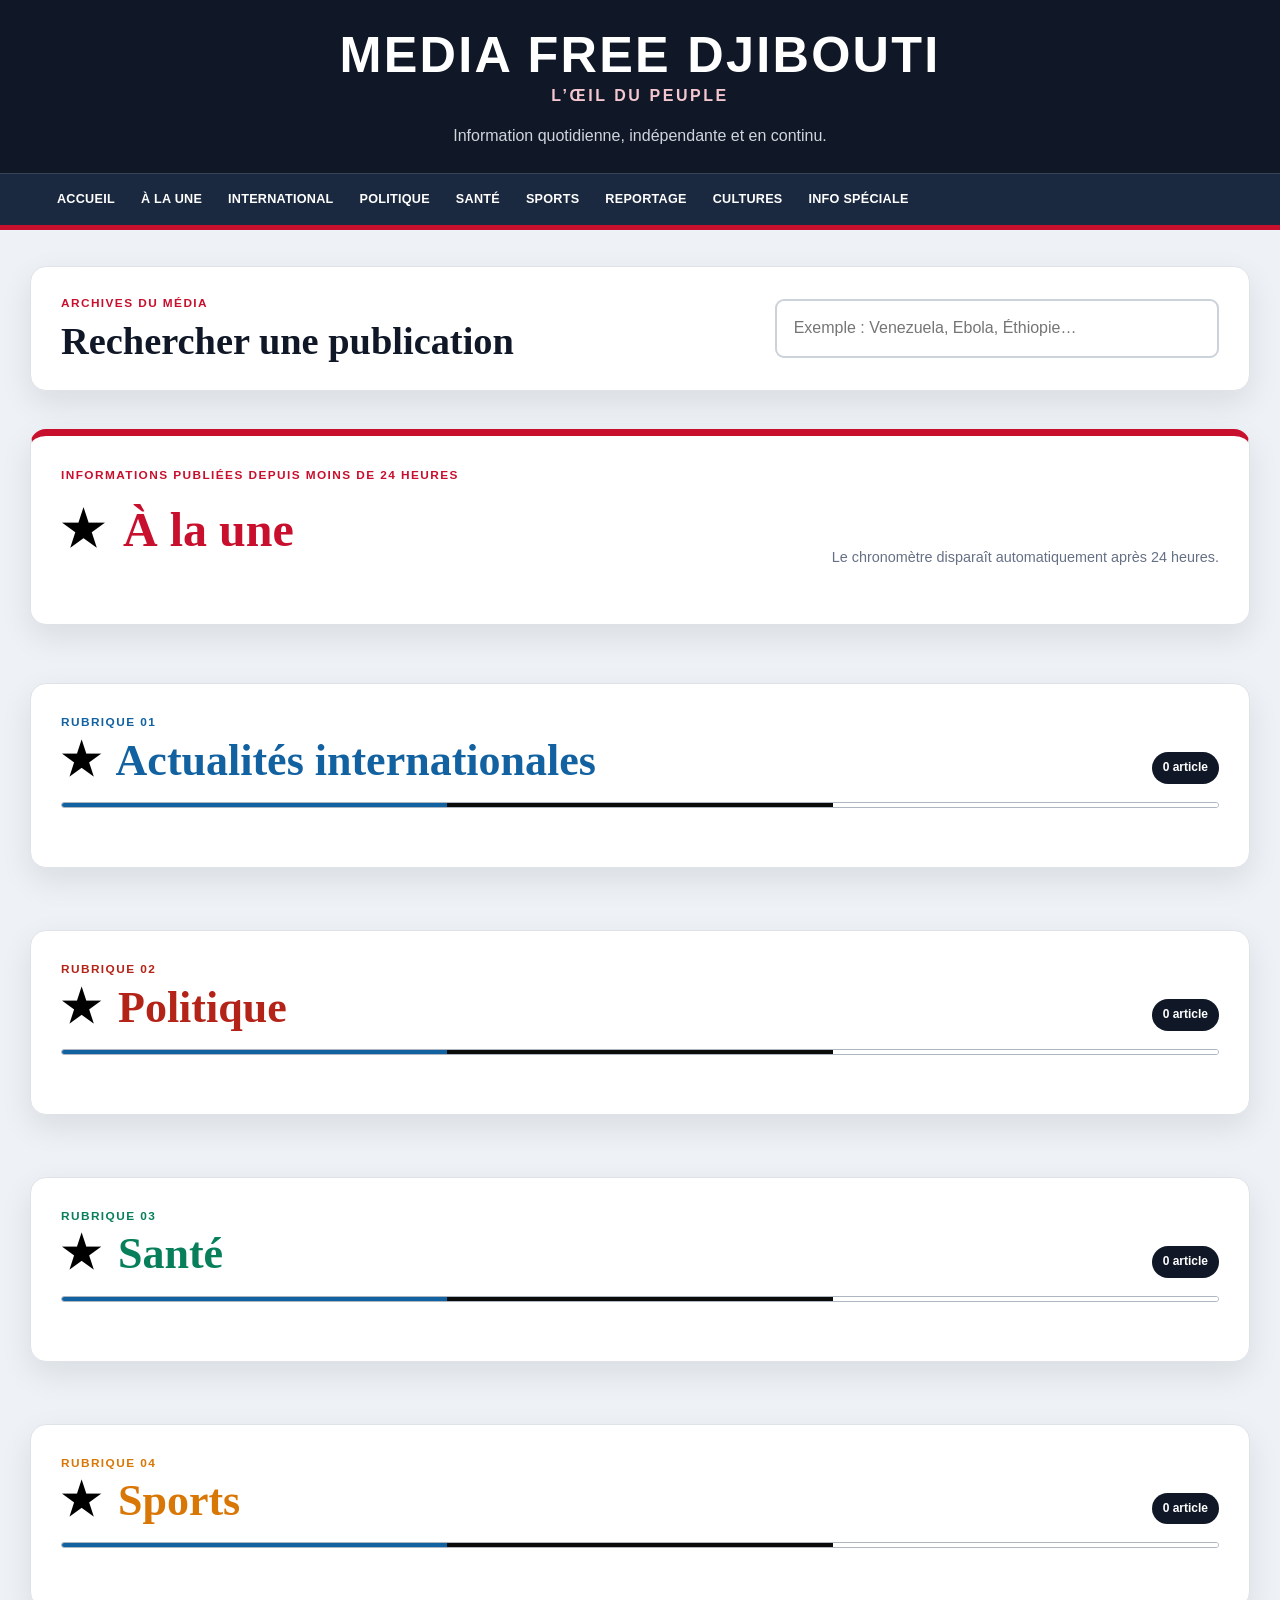
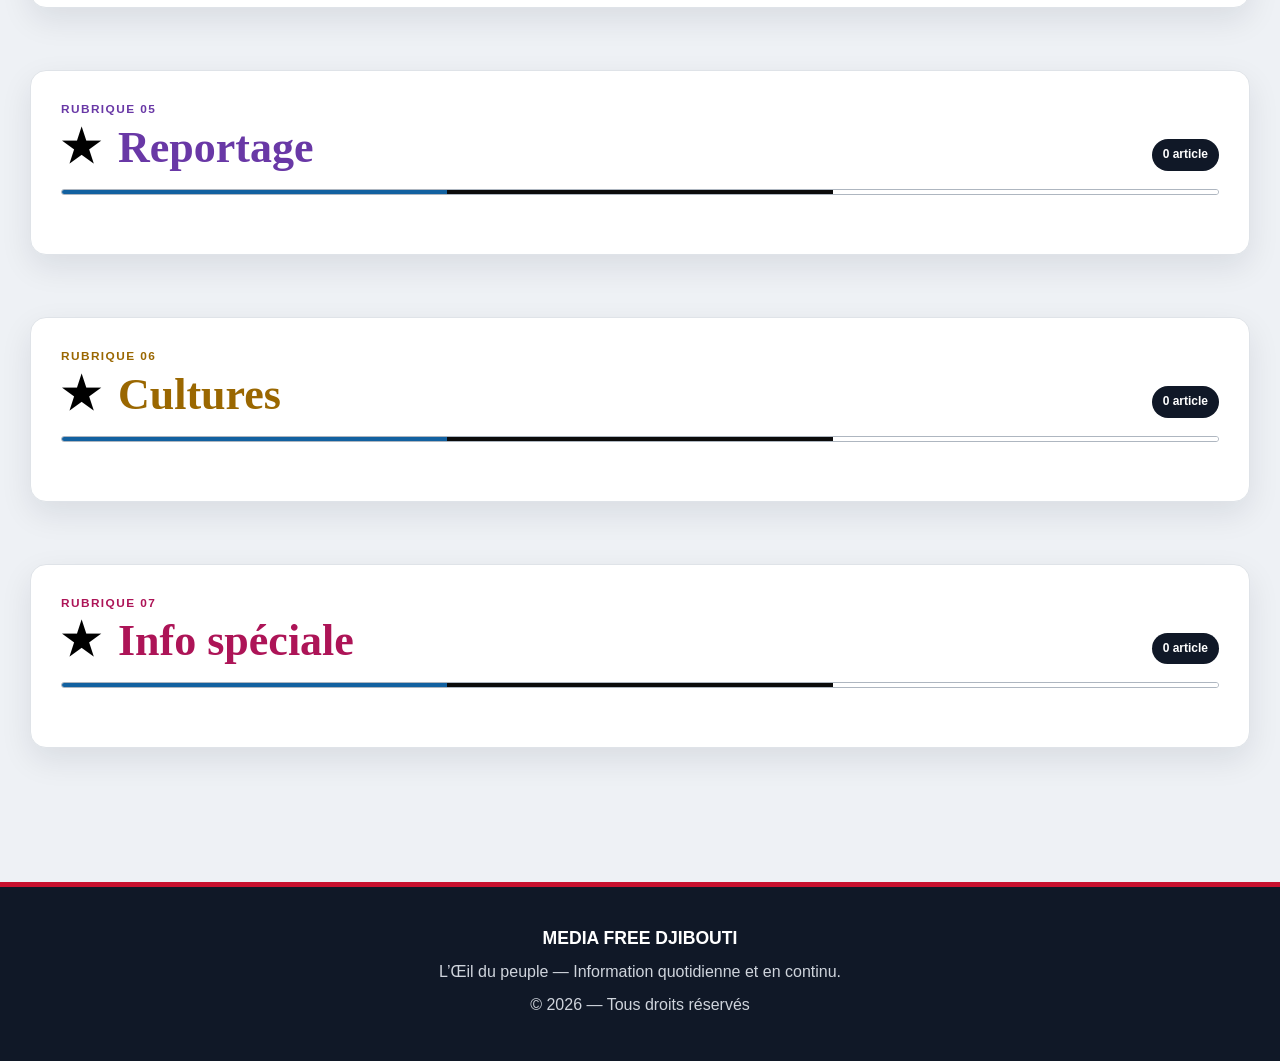
<file: index-complet.html>
<!DOCTYPE html>
<html lang="fr">
<head>
  <meta charset="UTF-8">
  <meta name="viewport" content="width=device-width, initial-scale=1.0">

  <meta
    name="description"
    content="Media Free Djibouti : actualités internationales, politique, santé, sports, reportages, cultures et informations spéciales."
  >

  <title>MEDIA FREE DJIBOUTI — L’Œil du peuple</title>
  <style>
:root {
  --navy: #101827;
  --navy-light: #1b2940;
  --red: #c8102e;
  --red-dark: #910d22;
  --blue: #1261a0;
  --paper: #ffffff;
  --background: #eef1f5;
  --text: #202939;
  --muted: #667085;
  --border: #dfe3e8;
  --shadow: 0 12px 32px rgba(16, 24, 39, 0.09);
  --max-width: 1220px;
}

* {
  box-sizing: border-box;
}

html {
  scroll-behavior: smooth;
}

body {
  margin: 0;
  background: var(--background);
  color: var(--text);
  font-family: Arial, Helvetica, sans-serif;
  line-height: 1.65;
}

a {
  color: inherit;
}

img {
  display: block;
  max-width: 100%;
}

button,
input {
  font: inherit;
}

.visually-hidden {
  position: absolute !important;
  width: 1px;
  height: 1px;
  padding: 0;
  margin: -1px;
  overflow: hidden;
  clip: rect(0, 0, 0, 0);
  white-space: nowrap;
  border: 0;
}

/* En-tête */

.site-header {
  position: relative;
  z-index: 20;
  background: var(--navy);
  color: #ffffff;
  border-bottom: 5px solid var(--red);
}

.brand-area {
  width: min(var(--max-width), calc(100% - 32px));
  margin: auto;
  padding: 30px 0 24px;
  text-align: center;
}

.brand {
  display: inline-flex;
  flex-direction: column;
  gap: 3px;
  color: #ffffff;
  text-decoration: none;
}

.brand-main {
  font-size: clamp(2rem, 5vw, 3.15rem);
  font-weight: 900;
  letter-spacing: 0.045em;
  line-height: 1;
}

.brand-tagline {
  color: #f4c6cf;
  font-size: 1rem;
  font-weight: 800;
  letter-spacing: 0.16em;
  text-transform: uppercase;
}

.site-description {
  margin: 13px 0 0;
  color: #d0d5dd;
}

.main-navigation {
  background: var(--navy-light);
  border-top: 1px solid rgba(255, 255, 255, 0.12);
}

.navigation-list {
  display: flex;
  width: min(var(--max-width), 100%);
  margin: auto;
  padding: 0 14px;
  overflow-x: auto;
  list-style: none;
  scrollbar-width: thin;
}

.navigation-list li {
  flex: 0 0 auto;
}

.navigation-list a {
  display: block;
  padding: 15px 13px;
  color: #ffffff;
  font-size: 0.79rem;
  font-weight: 800;
  letter-spacing: 0.02em;
  text-decoration: none;
  text-transform: uppercase;
  white-space: nowrap;
}

.navigation-list a:hover,
.navigation-list a:focus-visible {
  background: var(--red);
}

/* Structure principale */

main {
  width: min(var(--max-width), calc(100% - 32px));
  margin: auto;
  padding: 36px 0 72px;
}

.eyebrow,
.section-label {
  margin: 0 0 5px;
  color: var(--red);
  font-size: 0.74rem;
  font-weight: 900;
  letter-spacing: 0.12em;
  text-transform: uppercase;
}

.search-panel {
  display: grid;
  grid-template-columns: minmax(0, 1fr) minmax(280px, 0.65fr);
  gap: 30px;
  align-items: center;
  margin-bottom: 38px;
  padding: 27px 30px;
  background: var(--paper);
  border: 1px solid var(--border);
  border-radius: 16px;
  box-shadow: var(--shadow);
}

.search-panel h1 {
  margin: 0;
  color: var(--navy);
  font-family: Georgia, "Times New Roman", serif;
  font-size: clamp(1.65rem, 3vw, 2.4rem);
  line-height: 1.15;
}

.search-input {
  width: 100%;
  padding: 14px 17px;
  background: #ffffff;
  border: 2px solid #cbd2da;
  border-radius: 9px;
  outline: none;
}

.search-input:focus {
  border-color: var(--red);
  box-shadow: 0 0 0 4px rgba(200, 16, 46, 0.12);
}

/* À la une */

.featured-section {
  margin-bottom: 58px;
  padding: 30px;
  background: #ffffff;
  border: 1px solid var(--border);
  border-top: 7px solid var(--red);
  border-radius: 16px;
  box-shadow: var(--shadow);
}

.featured-section[hidden] {
  display: none;
}

.featured-heading {
  display: flex;
  justify-content: space-between;
  gap: 22px;
  align-items: end;
  margin-bottom: 25px;
}

.featured-heading h2 {
  margin: 0;
  color: var(--red);
  font-family: Georgia, "Times New Roman", serif;
  font-size: clamp(2rem, 4vw, 3rem);
}

.black-star {
  color: #000000;
  margin-right: 7px;
}

.featured-rule {
  max-width: 420px;
  margin: 0;
  color: var(--muted);
  font-size: 0.9rem;
  text-align: right;
}

.featured-grid {
  display: grid;
  grid-template-columns: repeat(2, minmax(0, 1fr));
  gap: 22px;
}

.featured-card {
  overflow: hidden;
  background: linear-gradient(145deg, #ffffff, #f8fafc);
  border: 1px solid #d9dee5;
  border-radius: 13px;
}

.featured-visual {
  position: relative;
  min-height: 190px;
  display: flex;
  align-items: end;
  padding: 22px;
  background:
    linear-gradient(135deg, rgba(16, 24, 39, 0.96), rgba(200, 16, 46, 0.88)),
    radial-gradient(circle at top right, #8db9da, transparent 48%);
  color: #ffffff;
}

.featured-card.has-image .featured-visual {
  background-position: center;
  background-size: cover;
}

.live-badge {
  position: absolute;
  top: 15px;
  left: 15px;
  padding: 7px 10px;
  background: #ffcc33;
  color: #111827;
  border-radius: 999px;
  font-size: 0.7rem;
  font-weight: 900;
  letter-spacing: 0.08em;
  text-transform: uppercase;
}

.countdown {
  position: absolute;
  top: 15px;
  right: 15px;
  padding: 7px 10px;
  background: rgba(0, 0, 0, 0.74);
  color: #ffffff;
  border-radius: 6px;
  font-size: 0.76rem;
  font-weight: 800;
}

.featured-visual strong {
  max-width: 80%;
  font-size: clamp(1.35rem, 2.5vw, 2.2rem);
  line-height: 1.12;
}

.featured-body {
  padding: 22px;
}

.featured-category {
  margin: 0 0 9px;
  color: var(--red);
  font-size: 0.75rem;
  font-weight: 900;
  letter-spacing: 0.08em;
  text-transform: uppercase;
}

.featured-body h3 {
  margin: 0 0 12px;
  color: var(--navy);
  font-family: Georgia, "Times New Roman", serif;
  font-size: 1.55rem;
  line-height: 1.25;
}

.featured-body p {
  margin: 0 0 17px;
  color: #4b5565;
}

.featured-meta {
  margin-bottom: 17px;
  color: var(--muted);
  font-size: 0.83rem;
}

/* Rubriques */

.news-section {
  --category-color: var(--blue);
  margin-bottom: 62px;
  padding: 29px 30px 31px;
  background: var(--paper);
  border: 1px solid var(--border);
  border-radius: 16px;
  box-shadow: var(--shadow);
  scroll-margin-top: 20px;
}

.section-header {
  display: flex;
  justify-content: space-between;
  align-items: end;
  gap: 20px;
}

.section-header h2 {
  margin: 0;
  color: var(--category-color);
  font-family: Georgia, "Times New Roman", serif;
  font-size: clamp(1.9rem, 4vw, 2.75rem);
  line-height: 1.05;
}

.section-label {
  color: var(--category-color);
}

.article-count {
  padding: 6px 11px;
  background: var(--navy);
  color: #ffffff;
  border-radius: 999px;
  font-size: 0.75rem;
  font-weight: 800;
}

.tricolor-rule,
.article-separator {
  display: grid;
  grid-template-columns: 1fr 1fr 1fr;
  height: 6px;
  overflow: hidden;
  border: 1px solid #aeb6c0;
  border-radius: 999px;
}

.tricolor-rule {
  margin: 18px 0 28px;
}

.tricolor-rule span:nth-child(1),
.article-separator span:nth-child(1) {
  background: #1261a0;
}

.tricolor-rule span:nth-child(2),
.article-separator span:nth-child(2) {
  background: #0b0b0b;
}

.tricolor-rule span:nth-child(3),
.article-separator span:nth-child(3) {
  background: #ffffff;
}

.article-separator {
  width: 100%;
  height: 5px;
  margin: 27px 0;
}

.category-articles {
  display: flex;
  flex-direction: column;
}

.article-card {
  display: grid;
  grid-template-columns: minmax(220px, 0.36fr) minmax(0, 1fr);
  min-height: 230px;
  overflow: hidden;
  background: #ffffff;
  border: 1px solid #e1e5eb;
  border-radius: 13px;
  box-shadow: 0 8px 22px rgba(16, 24, 39, 0.07);
  transition: transform 0.2s ease, box-shadow 0.2s ease;
}

.article-card:hover {
  transform: translateY(-3px);
  box-shadow: 0 14px 29px rgba(16, 24, 39, 0.12);
}

.article-visual {
  position: relative;
  display: flex;
  align-items: end;
  min-height: 230px;
  padding: 21px;
  background:
    linear-gradient(145deg, var(--navy), color-mix(in srgb, var(--category-color), #ffffff 12%));
  color: #ffffff;
  background-position: center;
  background-size: cover;
}

.article-number {
  position: absolute;
  top: 15px;
  left: 15px;
  padding: 6px 10px;
  background: #ffffff;
  color: #111827;
  border-radius: 999px;
  font-size: 0.72rem;
  font-weight: 900;
  letter-spacing: 0.07em;
}

.article-visual-label {
  font-size: 1.45rem;
  font-weight: 900;
  line-height: 1.12;
}

.article-content {
  display: flex;
  flex-direction: column;
  padding: 25px 27px;
}

.article-category {
  margin: 0 0 7px;
  color: var(--category-color);
  font-size: 0.74rem;
  font-weight: 900;
  letter-spacing: 0.09em;
  text-transform: uppercase;
}

.article-title {
  margin: 0 0 12px;
  color: var(--navy);
  font-family: Georgia, "Times New Roman", serif;
  font-size: clamp(1.45rem, 2.6vw, 2.05rem);
  line-height: 1.22;
}

.article-title a {
  color: inherit;
  text-decoration: none;
}

.article-title a:hover {
  color: var(--category-color);
  text-decoration: underline;
  text-decoration-thickness: 2px;
  text-underline-offset: 5px;
}

.article-summary {
  flex: 1;
  margin: 0 0 17px;
  color: #4b5565;
}

.article-date {
  margin-bottom: 17px;
  color: var(--muted);
  font-size: 0.83rem;
}

.read-button {
  display: inline-flex;
  align-self: flex-start;
  gap: 9px;
  align-items: center;
  padding: 10px 16px;
  background: var(--category-color, var(--red));
  color: #ffffff;
  border-radius: 7px;
  font-weight: 800;
  text-decoration: none;
}

.read-button:hover {
  filter: brightness(0.85);
}

.empty-section,
.no-results {
  padding: 27px;
  background: #f8fafc;
  border: 1px dashed #b9c1cc;
  border-radius: 10px;
  color: var(--muted);
  text-align: center;
}

/* Pages complètes des articles */

.article-page {
  background: #eef1f5;
}

.article-page .article-site-header {
  background: var(--navy);
  color: #ffffff;
  border-bottom: 5px solid var(--article-color, var(--red));
}

.article-page .article-header-inner {
  width: min(1060px, calc(100% - 32px));
  margin: auto;
  padding: 22px 0;
  display: flex;
  justify-content: space-between;
  align-items: center;
  gap: 20px;
}

.article-page .article-brand {
  color: #ffffff;
  font-size: 1.25rem;
  font-weight: 900;
  letter-spacing: 0.04em;
  text-decoration: none;
}

.article-page .home-link {
  color: #ffffff;
  font-weight: 800;
  text-decoration: none;
}

.article-page main {
  width: min(980px, calc(100% - 30px));
  padding: 38px 0 64px;
}

.full-article {
  overflow: hidden;
  background: #ffffff;
  border: 1px solid var(--border);
  border-radius: 16px;
  box-shadow: var(--shadow);
}

.article-hero {
  padding: clamp(28px, 6vw, 62px);
  background:
    linear-gradient(135deg, color-mix(in srgb, var(--article-color, var(--red)), #111827 18%), #111827);
  color: #ffffff;
}

.breadcrumb {
  margin: 0 0 18px;
  color: #e4e7ec;
  font-size: 0.86rem;
}

.article-kicker {
  display: inline-block;
  margin-bottom: 15px;
  padding: 6px 10px;
  background: #ffffff;
  color: var(--article-color, var(--red));
  border-radius: 999px;
  font-size: 0.74rem;
  font-weight: 900;
  letter-spacing: 0.09em;
  text-transform: uppercase;
}

.article-hero h1 {
  max-width: 880px;
  margin: 0 0 19px;
  font-family: Georgia, "Times New Roman", serif;
  font-size: clamp(2rem, 5vw, 3.65rem);
  line-height: 1.08;
}

.article-deck {
  max-width: 830px;
  margin: 0;
  color: #f1f3f5;
  font-size: clamp(1.05rem, 2vw, 1.3rem);
}

.article-publication {
  margin: 22px 0 0;
  color: #d8dde5;
  font-size: 0.9rem;
}

.article-body {
  padding: clamp(25px, 6vw, 58px);
}

.article-body p {
  margin: 0 0 21px;
  font-size: 1.07rem;
}

.article-body h2,
.article-body h3 {
  margin: 40px 0 15px;
  padding-bottom: 8px;
  color: var(--article-color, var(--red));
  font-family: Georgia, "Times New Roman", serif;
  line-height: 1.2;
  border-bottom: 2px solid #e4e7ec;
}

.article-body h2 {
  font-size: 1.75rem;
}

.article-body h3 {
  font-size: 1.5rem;
}

.article-note {
  margin: 30px 0;
  padding: 18px 20px;
  background: #fff7e6;
  border-left: 5px solid #d68a00;
}

.article-return {
  display: inline-flex;
  margin-top: 22px;
  padding: 11px 17px;
  background: var(--article-color, var(--red));
  color: #ffffff;
  border-radius: 7px;
  font-weight: 800;
  text-decoration: none;
}

/* Pied de page */

.site-footer {
  padding: 37px 20px;
  background: var(--navy);
  color: #cfd4dc;
  text-align: center;
  border-top: 5px solid var(--red);
}

.site-footer strong {
  color: #ffffff;
  font-size: 1.1rem;
}

.site-footer p {
  margin: 6px 0;
}

.noscript-message {
  margin: 20px;
  padding: 15px;
  background: #fff3cd;
  border: 1px solid #f0d58c;
}

/* Responsive */

@media (max-width: 850px) {
  .search-panel {
    grid-template-columns: 1fr;
  }

  .featured-grid {
    grid-template-columns: 1fr;
  }

  .article-card {
    grid-template-columns: 1fr;
  }

  .article-visual {
    min-height: 190px;
  }
}

@media (max-width: 650px) {
  main {
    width: min(100% - 18px, var(--max-width));
    padding-top: 20px;
  }

  .brand-area {
    width: min(100% - 20px, var(--max-width));
  }

  .brand-main {
    font-size: 1.75rem;
  }

  .search-panel,
  .featured-section,
  .news-section {
    padding: 20px;
    border-radius: 12px;
  }

  .featured-heading,
  .section-header {
    align-items: flex-start;
    flex-direction: column;
  }

  .featured-rule {
    text-align: left;
  }

  .article-content {
    padding: 21px;
  }

  .article-page .article-header-inner {
    align-items: flex-start;
    flex-direction: column;
  }

  .article-body {
    padding: 24px 21px;
  }
}

  </style>
  <script defer>
"use strict";

/*
  ================================================================
  LISTE CENTRALE DES ARTICLES
  ================================================================

  Pour publier un article :
  1. Créez sa page HTML dans le bon dossier articles/...
  2. Copiez un objet de la liste ARTICLES.
  3. Modifiez id, number, title, summary, category, publishedAt et link.
  4. Utilisez une date ISO complète :
     2026-06-28T10:30:00+02:00

  Les catégories autorisées sont :
  international, politique, sante, sports,
  reportage, cultures, info-speciale

  Un article reste automatiquement « À la une » pendant 24 heures
  après la date et l'heure définies dans publishedAt.
*/

const ARTICLES = [
  {
    id: "international-art1",
    number: "ART 1",
    title: "Venezuela : le bilan du double séisme dépasse 1 400 morts",
    summary:
      "Les séismes de magnitude 7,2 et 7,5 ont dévasté le nord du Venezuela, particulièrement l’État de La Guaira. Les opérations de secours se poursuivent alors que des dizaines de milliers de personnes restent portées disparues.",
    category: "international",
    categoryName: "Actualités internationales",
    publishedAt: "2026-06-28T10:30:00+02:00",
    link: "articles/international/venezuela-seismes-la-guaira.html",
    image: ""
  },
  {
    id: "politique-art1",
    number: "ART 1",
    title: "Éthiopie : Abiy Ahmed consolide son pouvoir après une large victoire",
    summary:
      "Le Parti de la Prospérité conserve une large majorité parlementaire, tandis que le pays reste confronté à d’importants défis politiques, économiques et sécuritaires.",
    category: "politique",
    categoryName: "Politique",
    publishedAt: "2026-06-24T14:15:00+02:00",
    link: "articles/politique/ethiopie-abiy-ahmed.html",
    image: ""
  },
  {
    id: "sante-art2",
    number: "ART 2",
    title: "Kenya : suspension d’un centre de quarantaine lié à Ebola",
    summary:
      "Le gouvernement kényan a suspendu l’ouverture d’un centre de quarantaine installé sur la base aérienne de Laikipia, dans l’attente d’une nouvelle décision de justice.",
    category: "sante",
    categoryName: "Santé",
    publishedAt: "2026-06-24T12:00:00+02:00",
    link: "articles/sante/kenya-centre-quarantaine-ebola.html",
    image: ""
  },
  {
    id: "sante-art1",
    number: "ART 1",
    title: "Ebola : une mobilisation africaine tardive face à l’urgence sanitaire",
    summary:
      "Une analyse critique de la rapidité de la réponse politique et sanitaire africaine, ainsi que des moyens concrets annoncés pour prévenir la propagation de l’épidémie.",
    category: "sante",
    categoryName: "Santé",
    publishedAt: "2026-06-24T09:00:00+02:00",
    link: "articles/sante/ebola-mobilisation-africaine.html",
    image: ""
  }
];

const CATEGORY_COLORS = {
  international: "#1261a0",
  politique: "#b42318",
  sante: "#087f5b",
  sports: "#d97706",
  reportage: "#6938a6",
  cultures: "#9a6700",
  "info-speciale": "#ad1457"
};

const FEATURED_DURATION_MS = 24 * 60 * 60 * 1000;
const searchInput = document.getElementById("article-search");
const featuredSection = document.getElementById("a-la-une");
const featuredContainer = document.getElementById("featured-articles");

let activeSearch = "";

const escapeHtml = (value) => {
  return String(value)
    .replaceAll("&", "&amp;")
    .replaceAll("<", "&lt;")
    .replaceAll(">", "&gt;")
    .replaceAll('"', "&quot;")
    .replaceAll("'", "&#039;");
};

const parsePublishedAt = (article) => new Date(article.publishedAt);

const formatPublication = (publishedAt) => {
  const date = new Date(publishedAt);

  return new Intl.DateTimeFormat("fr-FR", {
    dateStyle: "long",
    timeStyle: "short"
  }).format(date);
};

const getRemainingMs = (article, now = new Date()) => {
  const publicationTime = parsePublishedAt(article).getTime();
  const elapsed = now.getTime() - publicationTime;

  return FEATURED_DURATION_MS - elapsed;
};

const isFeatured = (article, now = new Date()) => {
  const publicationTime = parsePublishedAt(article).getTime();
  const elapsed = now.getTime() - publicationTime;

  return elapsed >= 0 && elapsed < FEATURED_DURATION_MS;
};

const formatCountdown = (remainingMs) => {
  const safeMs = Math.max(0, remainingMs);
  const totalSeconds = Math.floor(safeMs / 1000);
  const hours = Math.floor(totalSeconds / 3600);
  const minutes = Math.floor((totalSeconds % 3600) / 60);
  const seconds = totalSeconds % 60;

  return `${String(hours).padStart(2, "0")} h ${String(minutes).padStart(2, "0")} min ${String(seconds).padStart(2, "0")} s`;
};

const articleMatchesSearch = (article, searchValue) => {
  if (!searchValue) {
    return true;
  }

  const searchableText = [
    article.title,
    article.summary,
    article.categoryName,
    article.number
  ]
    .join(" ")
    .toLowerCase();

  return searchableText.includes(searchValue);
};

const createBackgroundStyle = (article) => {
  if (!article.image) {
    return "";
  }

  const safeImage = escapeHtml(article.image);
  return `style="background-image: linear-gradient(135deg, rgba(16,24,39,.78), rgba(16,24,39,.48)), url('${safeImage}');"`;
};

const createArticleCard = (article) => {
  const color = CATEGORY_COLORS[article.category] || "#c8102e";

  return `
    <article
      id="${escapeHtml(article.id)}"
      class="article-card"
      style="--category-color: ${color};"
    >
      <a
        class="article-visual"
        href="${escapeHtml(article.link)}"
        ${createBackgroundStyle(article)}
        aria-label="Lire : ${escapeHtml(article.title)}"
      >
        <span class="article-number">${escapeHtml(article.number)}</span>
        <span class="article-visual-label">${escapeHtml(article.categoryName)}</span>
      </a>

      <div class="article-content">
        <p class="article-category">${escapeHtml(article.categoryName)}</p>

        <h3 class="article-title">
          <a href="${escapeHtml(article.link)}">
            ${escapeHtml(article.title)}
          </a>
        </h3>

        <p class="article-summary">${escapeHtml(article.summary)}</p>

        <time class="article-date" datetime="${escapeHtml(article.publishedAt)}">
          Publié le ${escapeHtml(formatPublication(article.publishedAt))}
        </time>

        <a class="read-button" href="${escapeHtml(article.link)}">
          Lire l’article <span aria-hidden="true">→</span>
        </a>
      </div>
    </article>
  `;
};

const separatorMarkup = `
  <div class="article-separator" aria-hidden="true">
    <span></span><span></span><span></span>
  </div>
`;

const createFeaturedCard = (article) => {
  const remaining = getRemainingMs(article);
  const hasImage = article.image ? "has-image" : "";

  return `
    <article class="featured-card ${hasImage}" data-featured-id="${escapeHtml(article.id)}">
      <a
        class="featured-visual"
        href="${escapeHtml(article.link)}"
        ${createBackgroundStyle(article)}
      >
        <span class="live-badge">À la une</span>

        <span
          class="countdown"
          data-countdown-for="${escapeHtml(article.id)}"
        >
          ${escapeHtml(formatCountdown(remaining))}
        </span>

        <strong>${escapeHtml(article.title)}</strong>
      </a>

      <div class="featured-body">
        <p class="featured-category">
          ${escapeHtml(article.number)} • ${escapeHtml(article.categoryName)}
        </p>

        <h3>${escapeHtml(article.title)}</h3>

        <p>${escapeHtml(article.summary)}</p>

        <div class="featured-meta">
          Publié le ${escapeHtml(formatPublication(article.publishedAt))}
        </div>

        <a
          class="read-button"
          href="${escapeHtml(article.link)}"
          style="--category-color: ${CATEGORY_COLORS[article.category] || "#c8102e"};"
        >
          Lire l’article complet <span aria-hidden="true">→</span>
        </a>
      </div>
    </article>
  `;
};

const renderSections = () => {
  document.querySelectorAll("[data-category]").forEach((container) => {
    const category = container.dataset.category;

    const categoryArticles = ARTICLES
      .filter((article) => article.category === category)
      .filter((article) => articleMatchesSearch(article, activeSearch))
      .sort((a, b) => parsePublishedAt(b) - parsePublishedAt(a));

    const countElement = document.querySelector(`[data-count="${category}"]`);
    const articleWord = categoryArticles.length > 1 ? "articles" : "article";

    if (countElement) {
      countElement.textContent = `${categoryArticles.length} ${articleWord}`;
    }

    if (categoryArticles.length === 0) {
      const message = activeSearch
        ? "Aucun article de cette rubrique ne correspond à votre recherche."
        : "Aucun article publié dans cette rubrique pour le moment.";

      container.innerHTML = `<div class="empty-section">${message}</div>`;
      return;
    }

    container.innerHTML = categoryArticles
      .map(createArticleCard)
      .join(separatorMarkup);
  });
};

const getCurrentFeaturedArticles = () => {
  const now = new Date();

  return ARTICLES
    .filter((article) => articleMatchesSearch(article, activeSearch))
    .filter((article) => isFeatured(article, now))
    .sort((a, b) => parsePublishedAt(b) - parsePublishedAt(a));
};

const renderFeatured = () => {
  const featuredArticles = getCurrentFeaturedArticles();

  if (featuredArticles.length === 0) {
    featuredSection.hidden = true;
    featuredContainer.innerHTML = "";
    return;
  }

  featuredSection.hidden = false;
  featuredContainer.innerHTML = featuredArticles
    .map(createFeaturedCard)
    .join("");
};

const updateCountdowns = () => {
  const featuredArticles = getCurrentFeaturedArticles();
  const currentIds = new Set(featuredArticles.map((article) => article.id));

  const renderedCards = [
    ...featuredContainer.querySelectorAll("[data-featured-id]")
  ];

  const renderedIds = new Set(
    renderedCards.map((card) => card.dataset.featuredId)
  );

  const featuredChanged =
    currentIds.size !== renderedIds.size ||
    [...currentIds].some((id) => !renderedIds.has(id));

  if (featuredChanged) {
    renderFeatured();
    return;
  }

  featuredArticles.forEach((article) => {
    const countdown = featuredContainer.querySelector(
      `[data-countdown-for="${CSS.escape(article.id)}"]`
    );

    if (countdown) {
      countdown.textContent = formatCountdown(getRemainingMs(article));
    }
  });
};

const renderWebsite = () => {
  renderSections();
  renderFeatured();
};

searchInput.addEventListener("input", () => {
  activeSearch = searchInput.value.trim().toLowerCase();
  renderWebsite();
});

renderWebsite();
window.setInterval(updateCountdowns, 1000);

  </script>
</head>

<body>
  <header class="site-header">
    <div class="brand-area">
      <a class="brand" href="#accueil" aria-label="Retour à l’accueil">
        <span class="brand-main">MEDIA FREE DJIBOUTI</span>
        <span class="brand-tagline">L’Œil du peuple</span>
      </a>

      <p class="site-description">
        Information quotidienne, indépendante et en continu.
      </p>
    </div>

    <nav class="main-navigation" aria-label="Navigation principale">
      <ul class="navigation-list">
        <li><a href="#accueil">Accueil</a></li>
        <li><a href="#a-la-une">À la une</a></li>
        <li><a href="#international">International</a></li>
        <li><a href="#politique">Politique</a></li>
        <li><a href="#sante">Santé</a></li>
        <li><a href="#sports">Sports</a></li>
        <li><a href="#reportage">Reportage</a></li>
        <li><a href="#cultures">Cultures</a></li>
        <li><a href="#info-speciale">Info spéciale</a></li>
      </ul>
    </nav>
  </header>

  <main id="accueil">
    <section class="search-panel" aria-labelledby="search-title">
      <div>
        <p class="eyebrow">Archives du média</p>
        <h1 id="search-title">Rechercher une publication</h1>
      </div>

      <label class="visually-hidden" for="article-search">
        Rechercher un article
      </label>

      <input
        id="article-search"
        class="search-input"
        type="search"
        placeholder="Exemple : Venezuela, Ebola, Éthiopie…"
        autocomplete="off"
      >
    </section>

    <section id="a-la-une" class="featured-section" aria-labelledby="featured-title">
      <div class="featured-heading">
        <div>
          <p class="eyebrow">Informations publiées depuis moins de 24 heures</p>
          <h2 id="featured-title">
            <span class="black-star" aria-hidden="true">★</span>
            À la une
          </h2>
        </div>

        <p class="featured-rule">
          Le chronomètre disparaît automatiquement après 24 heures.
        </p>
      </div>

      <div id="featured-articles" class="featured-grid"></div>
    </section>

    <section
      id="international"
      class="news-section"
      data-section="international"
      style="--category-color: #1261a0;"
    >
      <div class="section-header">
        <div>
          <p class="section-label">Rubrique 01</p>
          <h2>
            <span class="black-star" aria-hidden="true">★</span>
            Actualités internationales
          </h2>
        </div>
        <span class="article-count" data-count="international">0 article</span>
      </div>

      <div class="tricolor-rule" aria-hidden="true">
        <span></span><span></span><span></span>
      </div>

      <div class="category-articles" data-category="international"></div>
    </section>

    <section
      id="politique"
      class="news-section"
      data-section="politique"
      style="--category-color: #b42318;"
    >
      <div class="section-header">
        <div>
          <p class="section-label">Rubrique 02</p>
          <h2>
            <span class="black-star" aria-hidden="true">★</span>
            Politique
          </h2>
        </div>
        <span class="article-count" data-count="politique">0 article</span>
      </div>

      <div class="tricolor-rule" aria-hidden="true">
        <span></span><span></span><span></span>
      </div>

      <div class="category-articles" data-category="politique"></div>
    </section>

    <section
      id="sante"
      class="news-section"
      data-section="sante"
      style="--category-color: #087f5b;"
    >
      <div class="section-header">
        <div>
          <p class="section-label">Rubrique 03</p>
          <h2>
            <span class="black-star" aria-hidden="true">★</span>
            Santé
          </h2>
        </div>
        <span class="article-count" data-count="sante">0 article</span>
      </div>

      <div class="tricolor-rule" aria-hidden="true">
        <span></span><span></span><span></span>
      </div>

      <div class="category-articles" data-category="sante"></div>
    </section>

    <section
      id="sports"
      class="news-section"
      data-section="sports"
      style="--category-color: #d97706;"
    >
      <div class="section-header">
        <div>
          <p class="section-label">Rubrique 04</p>
          <h2>
            <span class="black-star" aria-hidden="true">★</span>
            Sports
          </h2>
        </div>
        <span class="article-count" data-count="sports">0 article</span>
      </div>

      <div class="tricolor-rule" aria-hidden="true">
        <span></span><span></span><span></span>
      </div>

      <div class="category-articles" data-category="sports"></div>
    </section>

    <section
      id="reportage"
      class="news-section"
      data-section="reportage"
      style="--category-color: #6938a6;"
    >
      <div class="section-header">
        <div>
          <p class="section-label">Rubrique 05</p>
          <h2>
            <span class="black-star" aria-hidden="true">★</span>
            Reportage
          </h2>
        </div>
        <span class="article-count" data-count="reportage">0 article</span>
      </div>

      <div class="tricolor-rule" aria-hidden="true">
        <span></span><span></span><span></span>
      </div>

      <div class="category-articles" data-category="reportage"></div>
    </section>

    <section
      id="cultures"
      class="news-section"
      data-section="cultures"
      style="--category-color: #9a6700;"
    >
      <div class="section-header">
        <div>
          <p class="section-label">Rubrique 06</p>
          <h2>
            <span class="black-star" aria-hidden="true">★</span>
            Cultures
          </h2>
        </div>
        <span class="article-count" data-count="cultures">0 article</span>
      </div>

      <div class="tricolor-rule" aria-hidden="true">
        <span></span><span></span><span></span>
      </div>

      <div class="category-articles" data-category="cultures"></div>
    </section>

    <section
      id="info-speciale"
      class="news-section"
      data-section="info-speciale"
      style="--category-color: #ad1457;"
    >
      <div class="section-header">
        <div>
          <p class="section-label">Rubrique 07</p>
          <h2>
            <span class="black-star" aria-hidden="true">★</span>
            Info spéciale
          </h2>
        </div>
        <span class="article-count" data-count="info-speciale">0 article</span>
      </div>

      <div class="tricolor-rule" aria-hidden="true">
        <span></span><span></span><span></span>
      </div>

      <div class="category-articles" data-category="info-speciale"></div>
    </section>
  </main>

  <footer class="site-footer">
    <strong>MEDIA FREE DJIBOUTI</strong>
    <p>L’Œil du peuple — Information quotidienne et en continu.</p>
    <p>© 2026 — Tous droits réservés</p>
  </footer>

  <noscript>
    <p class="noscript-message">
      Activez JavaScript pour afficher les articles, la recherche et le chronomètre de 24 heures.
    </p>
  </noscript>
</body>
</html>
</file>
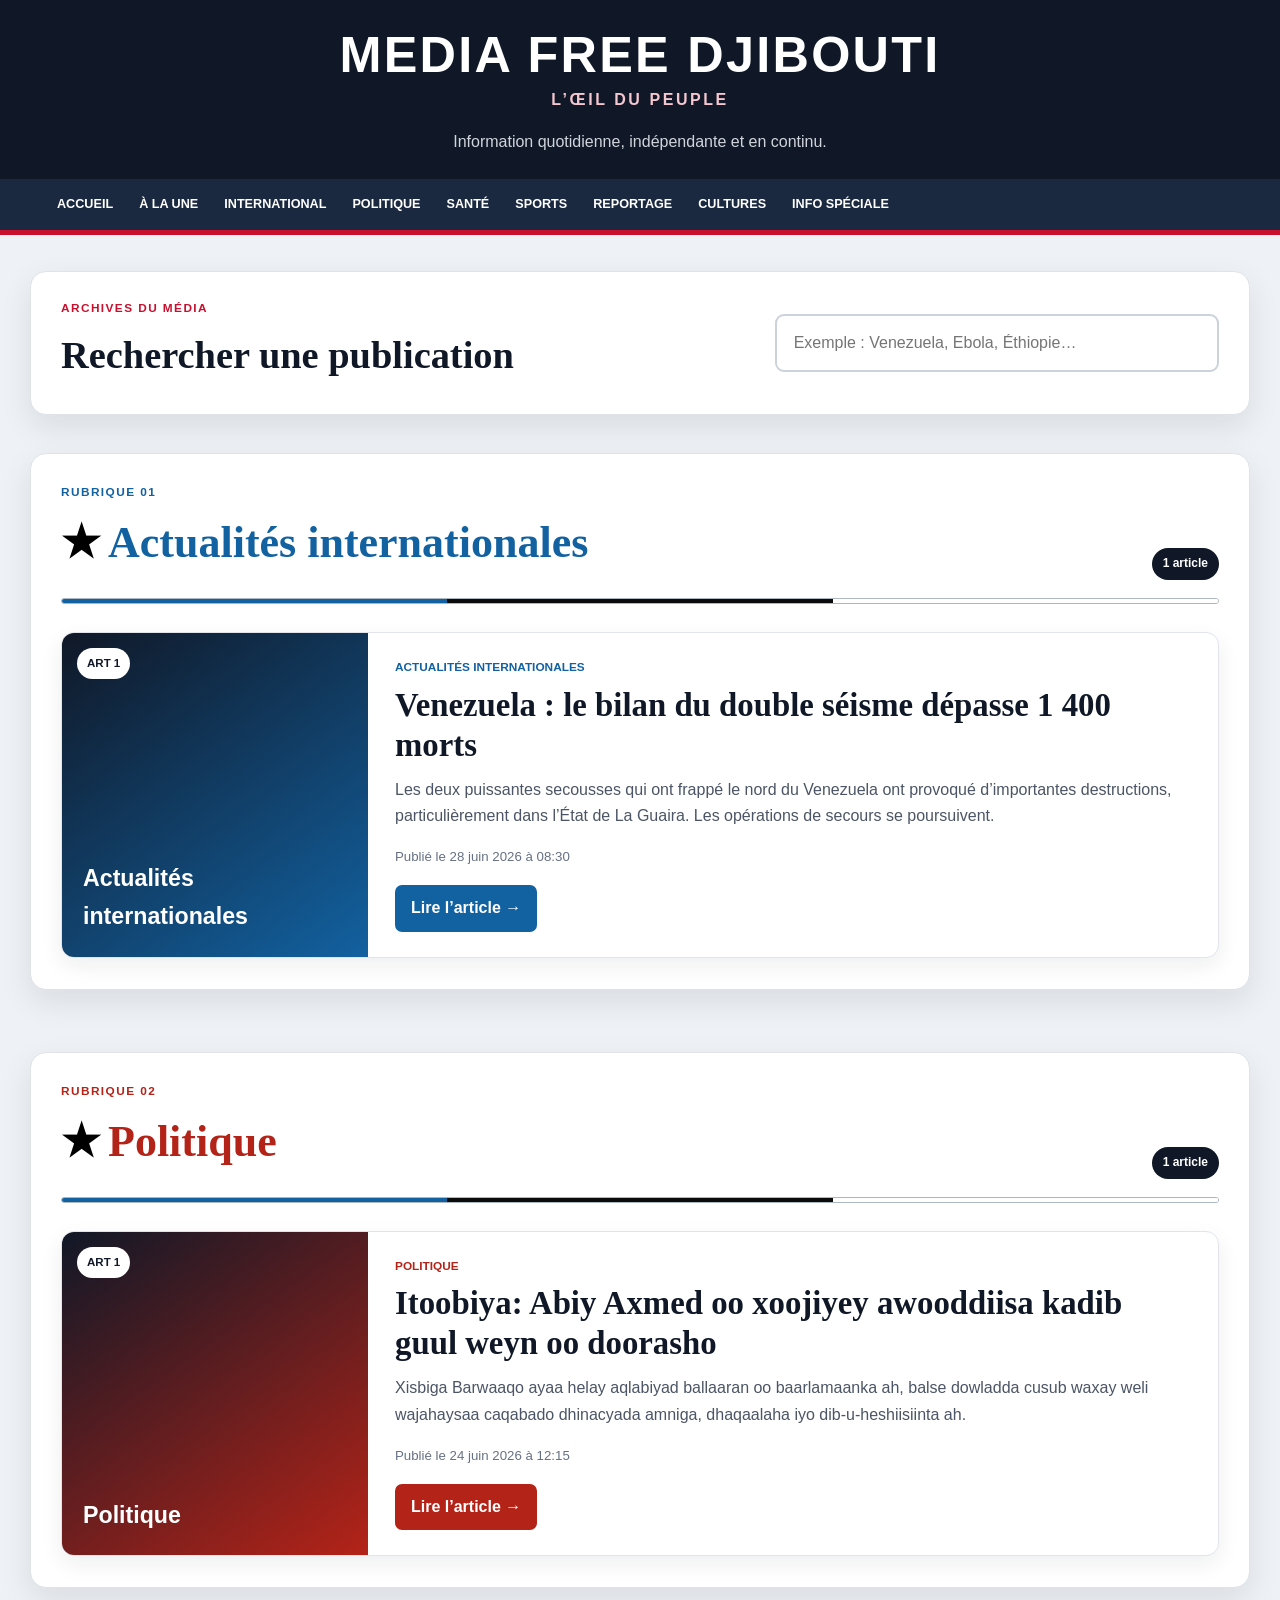
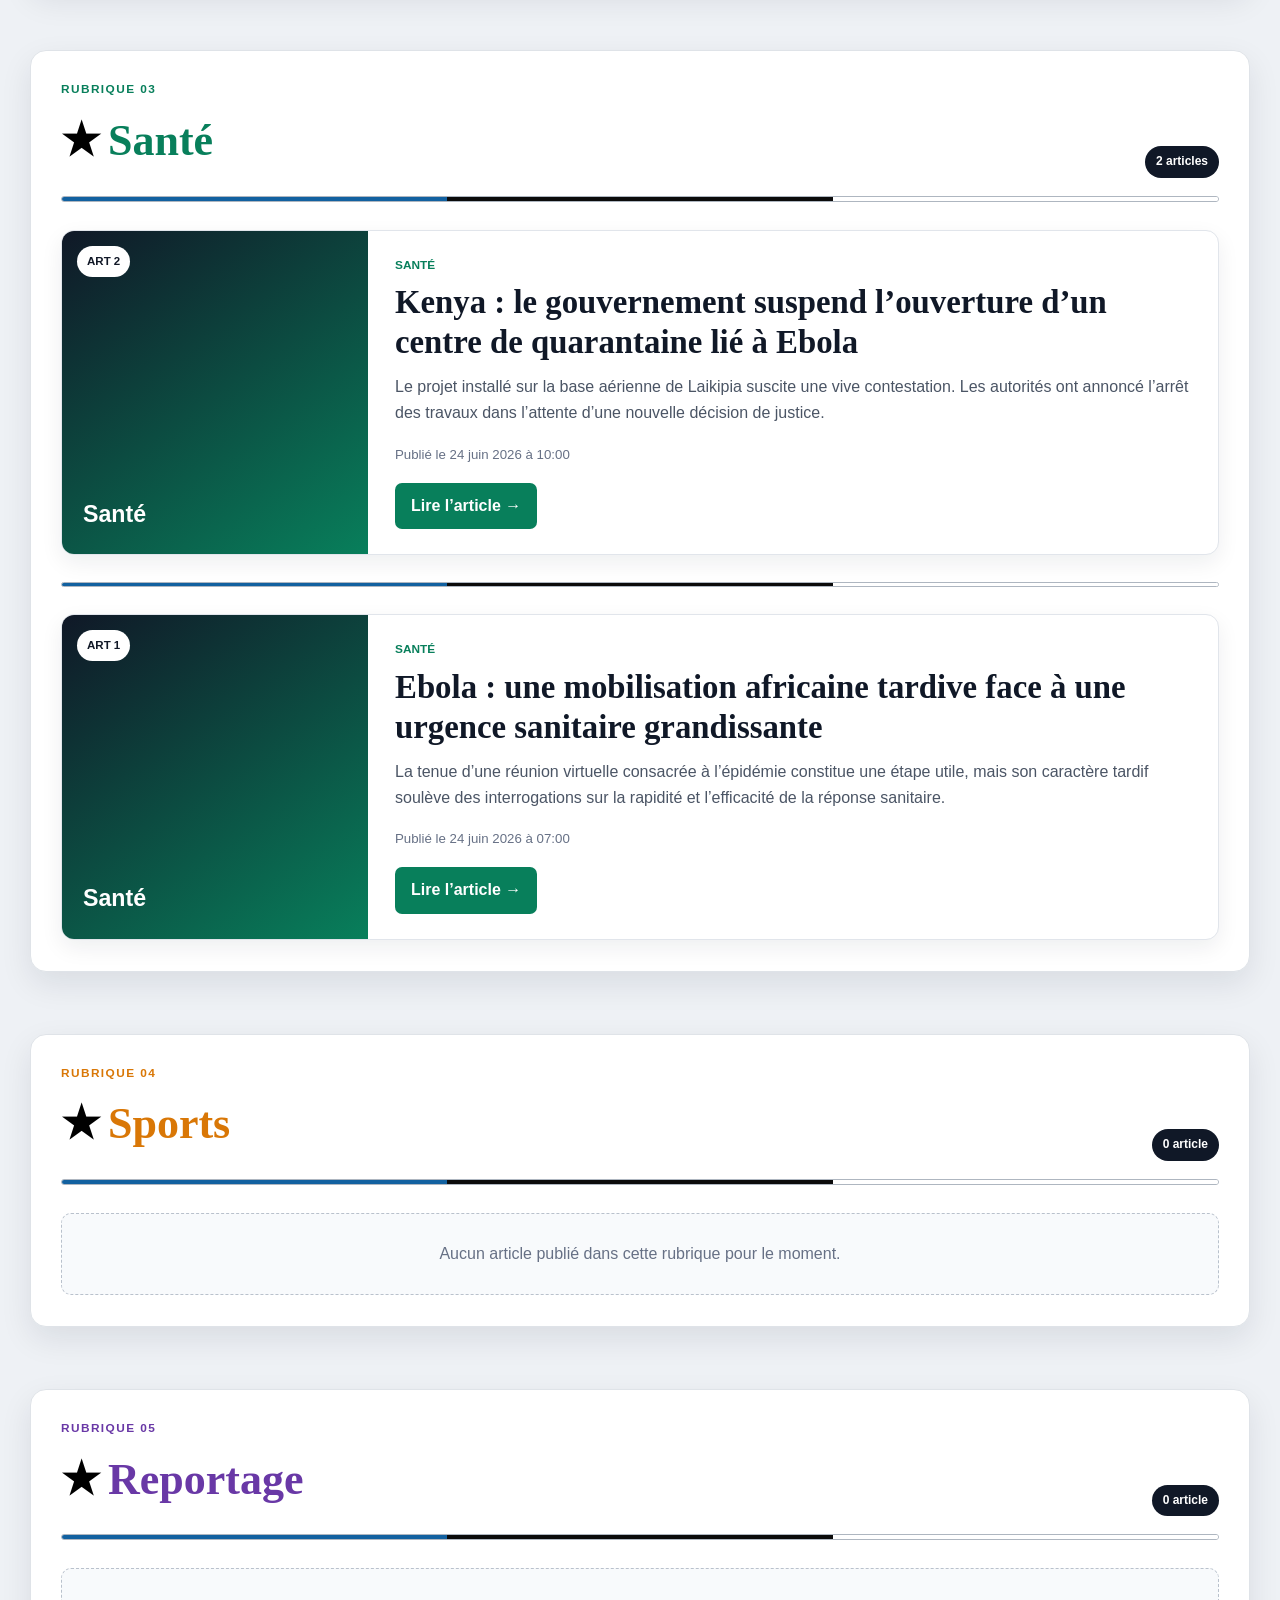
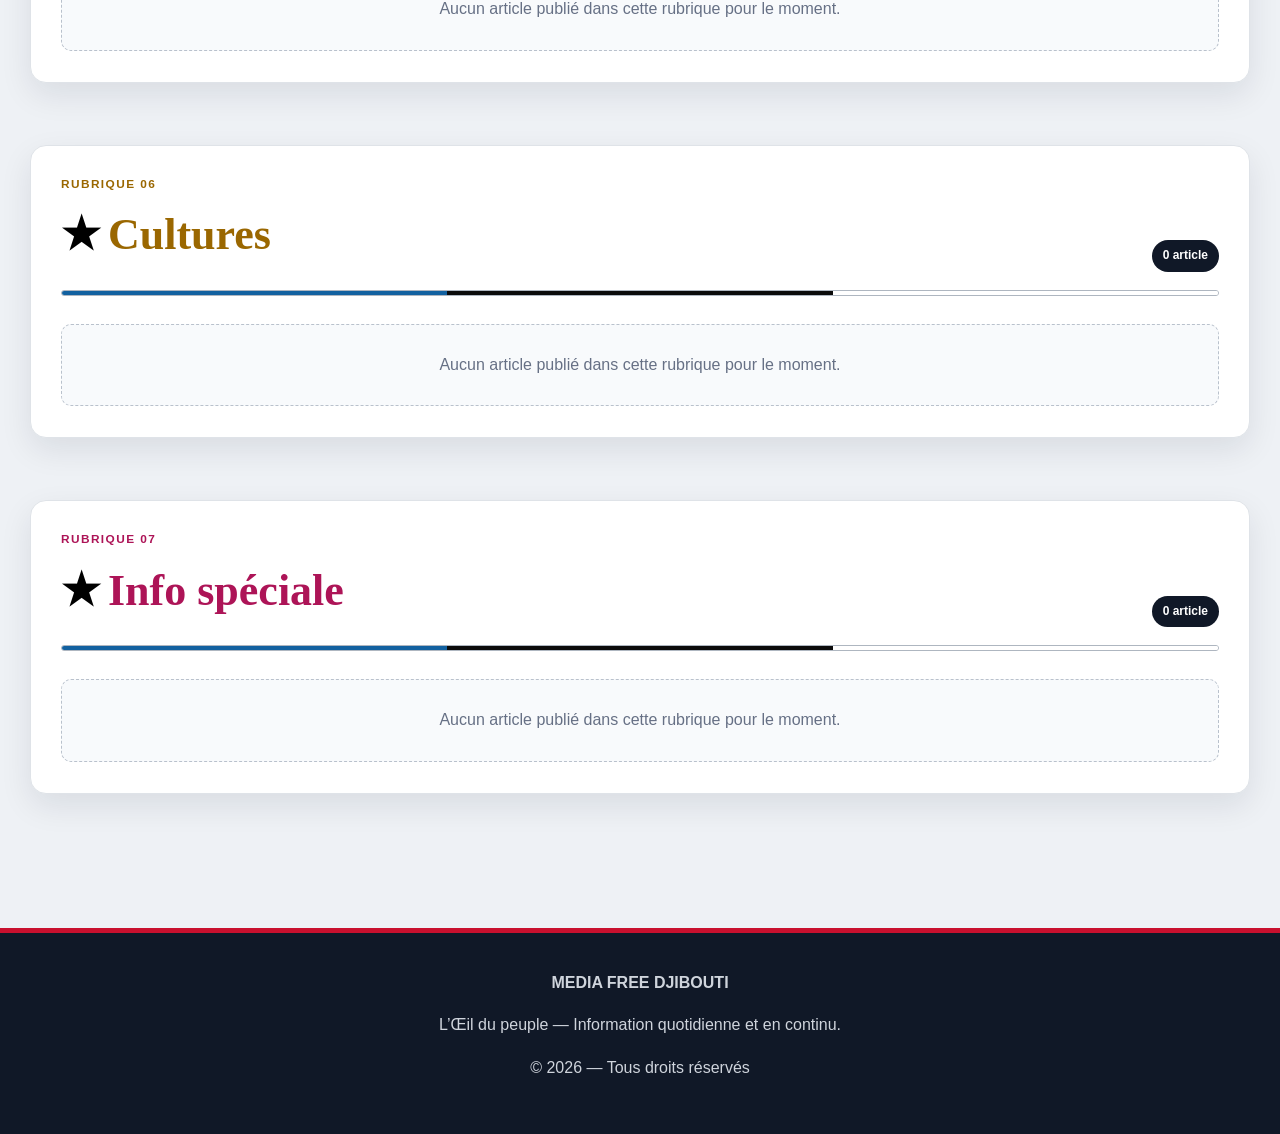
<file: index.html.html>
<!DOCTYPE html>
<html lang="fr">
<head>
  <meta charset="UTF-8">
  <meta name="viewport" content="width=device-width, initial-scale=1.0">
  <meta name="description" content="Media Free Djibouti : actualités internationales, politique, santé, sports, reportages, cultures et informations spéciales.">
  <title>MEDIA FREE DJIBOUTI — L’Œil du peuple</title>

  <style>
    :root {
      --navy:#101827;
      --navy-light:#1b2940;
      --red:#c8102e;
      --paper:#fff;
      --background:#eef1f5;
      --text:#202939;
      --muted:#667085;
      --border:#dfe3e8;
      --shadow:0 12px 32px rgba(16,24,39,.09);
      --max-width:1220px;
    }

    * { box-sizing:border-box; }
    html { scroll-behavior:smooth; }
    body {
      margin:0;
      background:var(--background);
      color:var(--text);
      font-family:Arial,Helvetica,sans-serif;
      line-height:1.65;
    }
    a { color:inherit; }
    button,input { font:inherit; }
    [hidden] { display:none !important; }

    .site-header {
      background:var(--navy);
      color:#fff;
      border-bottom:5px solid var(--red);
    }
    .brand-area {
      width:min(var(--max-width),calc(100% - 32px));
      margin:auto;
      padding:30px 0 24px;
      text-align:center;
    }
    .brand {
      display:inline-flex;
      flex-direction:column;
      color:#fff;
      text-decoration:none;
    }
    .brand-main {
      font-size:clamp(2rem,5vw,3.15rem);
      font-weight:900;
      letter-spacing:.045em;
      line-height:1;
    }
    .brand-tagline {
      margin-top:7px;
      color:#f4c6cf;
      font-weight:800;
      letter-spacing:.16em;
      text-transform:uppercase;
    }
    .site-description { margin:15px 0 0;color:#d0d5dd; }
    .main-navigation { background:var(--navy-light); }
    .navigation-list {
      display:flex;
      width:min(var(--max-width),100%);
      margin:auto;
      padding:0 14px;
      overflow-x:auto;
      list-style:none;
    }
    .navigation-list li { flex:0 0 auto; }
    .navigation-list a {
      display:block;
      padding:15px 13px;
      color:#fff;
      font-size:.79rem;
      font-weight:800;
      text-decoration:none;
      text-transform:uppercase;
      white-space:nowrap;
    }
    .navigation-list a:hover { background:var(--red); }

    main {
      width:min(var(--max-width),calc(100% - 32px));
      margin:auto;
      padding:36px 0 72px;
    }
    .eyebrow,.section-label {
      margin:0 0 5px;
      color:var(--red);
      font-size:.74rem;
      font-weight:900;
      letter-spacing:.12em;
      text-transform:uppercase;
    }
    .search-panel {
      display:grid;
      grid-template-columns:minmax(0,1fr) minmax(280px,.65fr);
      gap:30px;
      align-items:center;
      margin-bottom:38px;
      padding:27px 30px;
      background:#fff;
      border:1px solid var(--border);
      border-radius:16px;
      box-shadow:var(--shadow);
    }
    .search-panel h1 {
      margin:0;
      color:var(--navy);
      font-family:Georgia,"Times New Roman",serif;
      font-size:clamp(1.65rem,3vw,2.4rem);
    }
    .search-input {
      width:100%;
      padding:14px 17px;
      border:2px solid #cbd2da;
      border-radius:9px;
      outline:none;
    }
    .search-input:focus {
      border-color:var(--red);
      box-shadow:0 0 0 4px rgba(200,16,46,.12);
    }

    .featured-section {
      margin-bottom:58px;
      padding:30px;
      background:#fff;
      border:1px solid var(--border);
      border-top:7px solid var(--red);
      border-radius:16px;
      box-shadow:var(--shadow);
    }
    .featured-heading {
      display:flex;
      justify-content:space-between;
      gap:22px;
      align-items:end;
      margin-bottom:25px;
    }
    .featured-heading h2 {
      margin:0;
      color:var(--red);
      font-family:Georgia,"Times New Roman",serif;
      font-size:clamp(2rem,4vw,3rem);
    }
    .black-star { color:#000;margin-right:8px; }
    .featured-rule {
      max-width:430px;
      margin:0;
      color:var(--muted);
      text-align:right;
    }
    .featured-grid {
      display:grid;
      grid-template-columns:repeat(2,minmax(0,1fr));
      gap:22px;
    }
    .featured-card {
      overflow:hidden;
      border:1px solid #d9dee5;
      border-radius:13px;
      background:#fff;
    }
    .featured-visual {
      position:relative;
      min-height:190px;
      display:flex;
      align-items:end;
      padding:22px;
      background:linear-gradient(135deg,#101827,#c8102e);
      color:#fff;
    }
    .featured-visual strong {
      max-width:82%;
      font-size:clamp(1.35rem,2.5vw,2.2rem);
      line-height:1.12;
    }
    .live-badge,.countdown {
      position:absolute;
      top:15px;
      padding:7px 10px;
      border-radius:7px;
      font-size:.72rem;
      font-weight:900;
    }
    .live-badge { left:15px;background:#ffcc33;color:#111827; }
    .countdown { right:15px;background:rgba(0,0,0,.76);color:#fff; }
    .featured-body { padding:22px; }
    .featured-category {
      margin:0 0 8px;
      color:var(--red);
      font-size:.75rem;
      font-weight:900;
      text-transform:uppercase;
    }
    .featured-body h3 {
      margin:0 0 12px;
      color:var(--navy);
      font-family:Georgia,"Times New Roman",serif;
      font-size:1.55rem;
    }

    .news-section {
      --category-color:#1261a0;
      margin-bottom:62px;
      padding:29px 30px 31px;
      background:#fff;
      border:1px solid var(--border);
      border-radius:16px;
      box-shadow:var(--shadow);
      scroll-margin-top:20px;
    }
    .section-header {
      display:flex;
      justify-content:space-between;
      align-items:end;
      gap:20px;
    }
    .section-header h2 {
      margin:0;
      color:var(--category-color);
      font-family:Georgia,"Times New Roman",serif;
      font-size:clamp(1.9rem,4vw,2.75rem);
    }
    .section-label { color:var(--category-color); }
    .article-count {
      padding:6px 11px;
      background:var(--navy);
      color:#fff;
      border-radius:999px;
      font-size:.75rem;
      font-weight:800;
    }
    .tricolor-rule,.article-separator {
      display:grid;
      grid-template-columns:1fr 1fr 1fr;
      height:6px;
      overflow:hidden;
      border:1px solid #aeb6c0;
      border-radius:999px;
    }
    .tricolor-rule { margin:18px 0 28px; }
    .article-separator { margin:27px 0;height:5px; }
    .tricolor-rule span:nth-child(1),.article-separator span:nth-child(1) { background:#1261a0; }
    .tricolor-rule span:nth-child(2),.article-separator span:nth-child(2) { background:#0b0b0b; }
    .tricolor-rule span:nth-child(3),.article-separator span:nth-child(3) { background:#fff; }

    .article-card {
      display:grid;
      grid-template-columns:minmax(220px,.36fr) minmax(0,1fr);
      min-height:230px;
      overflow:hidden;
      background:#fff;
      border:1px solid #e1e5eb;
      border-radius:13px;
      box-shadow:0 8px 22px rgba(16,24,39,.07);
    }
    .article-visual {
      position:relative;
      display:flex;
      align-items:end;
      min-height:230px;
      padding:21px;
      background:linear-gradient(145deg,#101827,var(--category-color));
      color:#fff;
      text-decoration:none;
    }
    .article-number {
      position:absolute;
      top:15px;
      left:15px;
      padding:6px 10px;
      background:#fff;
      color:#111827;
      border-radius:999px;
      font-size:.72rem;
      font-weight:900;
    }
    .article-visual-label { font-size:1.45rem;font-weight:900; }
    .article-content {
      display:flex;
      flex-direction:column;
      padding:25px 27px;
    }
    .article-category {
      margin:0 0 7px;
      color:var(--category-color);
      font-size:.74rem;
      font-weight:900;
      text-transform:uppercase;
    }
    .article-title {
      margin:0 0 12px;
      color:var(--navy);
      font-family:Georgia,"Times New Roman",serif;
      font-size:clamp(1.45rem,2.6vw,2.05rem);
      line-height:1.22;
    }
    .article-title a { text-decoration:none; }
    .article-summary { flex:1;margin:0 0 17px;color:#4b5565; }
    .article-date { margin-bottom:17px;color:var(--muted);font-size:.83rem; }
    .read-button {
      display:inline-flex;
      align-self:flex-start;
      padding:10px 16px;
      background:var(--category-color,var(--red));
      color:#fff;
      border:0;
      border-radius:7px;
      font-weight:800;
      text-decoration:none;
      cursor:pointer;
    }
    .empty-section {
      padding:27px;
      background:#f8fafc;
      border:1px dashed #b9c1cc;
      border-radius:10px;
      color:var(--muted);
      text-align:center;
    }

    .reader {
      width:min(980px,calc(100% - 30px));
      margin:38px auto 70px;
    }
    .reader-card {
      overflow:hidden;
      background:#fff;
      border:1px solid var(--border);
      border-radius:16px;
      box-shadow:var(--shadow);
    }
    .reader-hero {
      padding:clamp(28px,6vw,62px);
      background:linear-gradient(135deg,var(--reader-color),#111827);
      color:#fff;
    }
    .reader-kicker {
      display:inline-block;
      padding:6px 10px;
      background:#fff;
      color:var(--reader-color);
      border-radius:999px;
      font-size:.74rem;
      font-weight:900;
      text-transform:uppercase;
    }
    .reader-hero h1 {
      margin:18px 0;
      font-family:Georgia,"Times New Roman",serif;
      font-size:clamp(2rem,5vw,3.65rem);
      line-height:1.08;
    }
    .reader-deck { max-width:830px;font-size:1.15rem;color:#f1f3f5; }
    .reader-date { color:#d8dde5; }
    .reader-body { padding:clamp(25px,6vw,58px); }
    .reader-body p { margin:0 0 21px;font-size:1.07rem; }
    .reader-body h2,.reader-body h3 {
      margin:40px 0 15px;
      padding-bottom:8px;
      color:var(--reader-color);
      font-family:Georgia,"Times New Roman",serif;
      border-bottom:2px solid #e4e7ec;
    }
    .article-note {
      margin:30px 0;
      padding:18px 20px;
      background:#fff7e6;
      border-left:5px solid #d68a00;
    }
    .back-button {
      display:inline-block;
      margin-bottom:20px;
      padding:11px 17px;
      background:var(--navy);
      color:#fff;
      border-radius:7px;
      font-weight:800;
      text-decoration:none;
    }
    .site-footer {
      padding:37px 20px;
      background:var(--navy);
      color:#cfd4dc;
      text-align:center;
      border-top:5px solid var(--red);
    }

    @media(max-width:850px) {
      .search-panel,.article-card { grid-template-columns:1fr; }
      .featured-grid { grid-template-columns:1fr; }
      .article-visual { min-height:190px; }
    }
    @media(max-width:650px) {
      main { width:min(100% - 18px,var(--max-width));padding-top:20px; }
      .search-panel,.featured-section,.news-section { padding:20px; }
      .featured-heading,.section-header { align-items:flex-start;flex-direction:column; }
      .featured-rule { text-align:left; }
      .article-content { padding:21px; }
    }
  </style>
</head>

<body>
  <div id="home-view">
    <header class="site-header">
      <div class="brand-area">
        <a class="brand" href="#accueil">
          <span class="brand-main">MEDIA FREE DJIBOUTI</span>
          <span class="brand-tagline">L’Œil du peuple</span>
        </a>
        <p class="site-description">Information quotidienne, indépendante et en continu.</p>
      </div>

      <nav class="main-navigation">
        <ul class="navigation-list">
          <li><a href="#accueil">Accueil</a></li>
          <li><a href="#a-la-une">À la une</a></li>
          <li><a href="#international">International</a></li>
          <li><a href="#politique">Politique</a></li>
          <li><a href="#sante">Santé</a></li>
          <li><a href="#sports">Sports</a></li>
          <li><a href="#reportage">Reportage</a></li>
          <li><a href="#cultures">Cultures</a></li>
          <li><a href="#info-speciale">Info spéciale</a></li>
        </ul>
      </nav>
    </header>

    <main id="accueil">
      <section class="search-panel">
        <div>
          <p class="eyebrow">Archives du média</p>
          <h1>Rechercher une publication</h1>
        </div>
        <input id="article-search" class="search-input" type="search"
          placeholder="Exemple : Venezuela, Ebola, Éthiopie…">
      </section>

      <section id="a-la-une" class="featured-section">
        <div class="featured-heading">
          <div>
            <p class="eyebrow">Informations publiées depuis moins de 24 heures</p>
            <h2><span class="black-star">★</span>À la une</h2>
          </div>
          <p class="featured-rule">Le chronomètre disparaît automatiquement après 24 heures.</p>
        </div>
        <div id="featured-articles" class="featured-grid"></div>
      </section>

      
    <section id="international" class="news-section" style="--category-color:#1261a0;">
      <div class="section-header">
        <div>
          <p class="section-label">Rubrique 01</p>
          <h2><span class="black-star">★</span>Actualités internationales</h2>
        </div>
        <span class="article-count" data-count="international">0 article</span>
      </div>
      <div class="tricolor-rule"><span></span><span></span><span></span></div>
      <div class="category-articles" data-category="international"></div>
    </section>
    
    <section id="politique" class="news-section" style="--category-color:#b42318;">
      <div class="section-header">
        <div>
          <p class="section-label">Rubrique 02</p>
          <h2><span class="black-star">★</span>Politique</h2>
        </div>
        <span class="article-count" data-count="politique">0 article</span>
      </div>
      <div class="tricolor-rule"><span></span><span></span><span></span></div>
      <div class="category-articles" data-category="politique"></div>
    </section>
    
    <section id="sante" class="news-section" style="--category-color:#087f5b;">
      <div class="section-header">
        <div>
          <p class="section-label">Rubrique 03</p>
          <h2><span class="black-star">★</span>Santé</h2>
        </div>
        <span class="article-count" data-count="sante">0 article</span>
      </div>
      <div class="tricolor-rule"><span></span><span></span><span></span></div>
      <div class="category-articles" data-category="sante"></div>
    </section>
    
    <section id="sports" class="news-section" style="--category-color:#d97706;">
      <div class="section-header">
        <div>
          <p class="section-label">Rubrique 04</p>
          <h2><span class="black-star">★</span>Sports</h2>
        </div>
        <span class="article-count" data-count="sports">0 article</span>
      </div>
      <div class="tricolor-rule"><span></span><span></span><span></span></div>
      <div class="category-articles" data-category="sports"></div>
    </section>
    
    <section id="reportage" class="news-section" style="--category-color:#6938a6;">
      <div class="section-header">
        <div>
          <p class="section-label">Rubrique 05</p>
          <h2><span class="black-star">★</span>Reportage</h2>
        </div>
        <span class="article-count" data-count="reportage">0 article</span>
      </div>
      <div class="tricolor-rule"><span></span><span></span><span></span></div>
      <div class="category-articles" data-category="reportage"></div>
    </section>
    
    <section id="cultures" class="news-section" style="--category-color:#9a6700;">
      <div class="section-header">
        <div>
          <p class="section-label">Rubrique 06</p>
          <h2><span class="black-star">★</span>Cultures</h2>
        </div>
        <span class="article-count" data-count="cultures">0 article</span>
      </div>
      <div class="tricolor-rule"><span></span><span></span><span></span></div>
      <div class="category-articles" data-category="cultures"></div>
    </section>
    
    <section id="info-speciale" class="news-section" style="--category-color:#ad1457;">
      <div class="section-header">
        <div>
          <p class="section-label">Rubrique 07</p>
          <h2><span class="black-star">★</span>Info spéciale</h2>
        </div>
        <span class="article-count" data-count="info-speciale">0 article</span>
      </div>
      <div class="tricolor-rule"><span></span><span></span><span></span></div>
      <div class="category-articles" data-category="info-speciale"></div>
    </section>
    
    </main>
  </div>

  <section id="reader-view" class="reader" hidden>
    <a id="reader-back" class="back-button" href="#accueil">← Retour aux rubriques</a>
    <article class="reader-card" style="--reader-color:#1261a0;">
      <header class="reader-hero">
        <span id="reader-kicker" class="reader-kicker"></span>
        <h1 id="reader-title"></h1>
        <p id="reader-deck" class="reader-deck"></p>
        <p id="reader-date" class="reader-date"></p>
      </header>
      <div id="reader-body" class="reader-body"></div>
    </article>
  </section>

  <footer class="site-footer">
    <strong>MEDIA FREE DJIBOUTI</strong>
    <p>L’Œil du peuple — Information quotidienne et en continu.</p>
    <p>© 2026 — Tous droits réservés</p>
  </footer>

  <script>
    "use strict";

    const ARTICLES = [{"id": "venezuela-seismes", "number": "ART 1", "category": "international", "categoryName": "Actualités internationales", "publishedAt": "2026-06-28T10:30:00+02:00", "color": "#1261a0", "lang": "fr", "title": "Venezuela : le bilan du double séisme dépasse 1 400 morts", "summary": "Les deux puissantes secousses qui ont frappé le nord du Venezuela ont\n          provoqué d’importantes destructions, particulièrement dans l’État de\n          La Guaira. Les opérations de secours se poursuivent.", "body": "<p>\n          Le Venezuela fait face à une catastrophe humanitaire majeure après les\n          deux puissants séismes de magnitude 7,2 et 7,5 qui ont frappé le nord\n          du pays mercredi 24 juin 2026.\n        </p>\n<p>\n          Le bilan provisoire, initialement établi à 164 morts, s’élève désormais\n          à au moins 1 430 décès et 3 238 blessés, selon les chiffres communiqués\n          par les autorités. Des dizaines de milliers de personnes restent\n          portées disparues.\n        </p>\n<h2>La Guaira parmi les zones les plus durement touchées</h2>\n<p>\n          Les secousses ont laissé un paysage de dévastation, avec de nombreux\n          immeubles effondrés à Caracas et dans plusieurs régions du nord du pays.\n          La ville côtière de La Guaira figure parmi les secteurs les plus\n          gravement touchés.\n        </p>\n<p>\n          Les habitants, les familles et les bénévoles réclament davantage de\n          machines spécialisées afin de déplacer les imposants blocs de béton et\n          de découper les structures métalliques qui ralentissent les recherches.\n        </p>\n<h2>Des millions de personnes potentiellement affectées</h2>\n<p>\n          Selon l’Organisation internationale pour les migrations, jusqu’à\n          6,76 millions de personnes pourraient avoir été affectées par la\n          catastrophe, dont près de deux millions dans la région de Caracas.\n        </p>\n<p>\n          Les besoins en soins médicaux, en eau potable, en nourriture, en\n          hébergements temporaires et en équipements de recherche augmentent\n          rapidement dans les zones sinistrées.\n        </p>\n<h2>Des hôpitaux débordés</h2>\n<p>\n          Plusieurs établissements de santé sont soumis à une pression\n          considérable. Des familles disent avoir dû transporter elles-mêmes\n          leurs proches décédés, les services hospitaliers et funéraires étant\n          débordés par l’afflux de victimes.\n        </p>\n<h2>Une nouvelle secousse enregistrée samedi</h2>\n<p>\n          Un nouveau tremblement de terre de magnitude 4,8 a été enregistré\n          samedi. Son épicentre se situait à environ 70 kilomètres à l’ouest de\n          Caracas et à une profondeur estimée à 10 kilomètres.\n        </p>\n<p>\n          La répétition des secousses complique le travail des équipes de secours\n          et augmente les risques autour des bâtiments déjà fragilisés.\n        </p>\n<h2>Un nouveau-né retrouvé vivant</h2>\n<p>\n          Un nouveau-né a été extrait vivant des décombres d’un bâtiment effondré\n          à La Guaira, environ 32 heures après la catastrophe. Ce sauvetage a\n          entretenu l’espoir de retrouver d’autres survivants.\n        </p>\n<div class=\"article-note\">\n<strong>Information évolutive :</strong>\n          les bilans humains et matériels peuvent être révisés à mesure que les\n          équipes de secours accèdent aux secteurs les plus endommagés.\n        </div>"}, {"id": "ethiopie-abiy-ahmed", "number": "ART 1", "category": "politique", "categoryName": "Politique", "publishedAt": "2026-06-24T14:15:00+02:00", "color": "#b42318", "lang": "so", "title": "Itoobiya: Abiy Axmed oo xoojiyey awooddiisa kadib guul weyn oo doorasho", "summary": "Xisbiga Barwaaqo ayaa helay aqlabiyad ballaaran oo baarlamaanka ah,\n          balse dowladda cusub waxay weli wajahaysaa caqabado dhinacyada amniga,\n          dhaqaalaha iyo dib-u-heshiisiinta ah.", "body": "<p>\n          Ra’iisul Wasaaraha Itoobiya, Abiy Axmed, ayaa si weyn ugu guuleystay\n          doorashooyinkii guud ee ugu dambeeyay ee dalka laga qabtay. Xisbigiisa,\n          Xisbiga Barwaaqo, ayaa ku guuleystay 438 kursi oo ka mid ah 501 kursi\n          oo baarlamaanka loo tartamay.\n        </p>\n<p>\n          Natiijadan ayaa xisbiga u xaqiijisay aqlabiyad ballaaran oo u saamaxaysa\n          inuu soo dhiso dowladda cusub, isla markaana uu sii wado barnaamijkiisa\n          siyaasadeed muddo xileed kale.\n        </p>\n<h2>Guul siyaasadeed oo muhiim ah</h2>\n<p>\n          Taageerayaasha dowladda waxay aaminsan yihiin in aqlabiyaddan cusub ay\n          siinayso Abiy Axmed awood siyaasadeed oo uu ku sii wadi karo\n          dib-u-habaynta hay’adaha dowladda, casriyeynta dhaqaalaha iyo\n          mashaariicda horumarinta qaranka.\n        </p>\n<h2>Doorasho ka dhacday jawi siyaasadeed oo cakiran</h2>\n<p>\n          Si kastaba ha ahaatee, doorashadan ayaa ku dhacday jawi aad u cakiran.\n          Gobollo badan oo dalka ka tirsan ayaa wajahaya dhibaatooyin amni,\n          khilaafaad siyaasadeed iyo xiisado bulsho.\n        </p>\n<p>\n          Qaar ka mid ah xisbiyada mucaaradka ayaa ku eedeeyay hanaanka doorashada\n          inuusan ahayn mid si buuxda ugu dhisnaa caddaalad, tartan siman iyo\n          ka-qaybgal siyaasadeed oo loo wada dhan yahay.\n        </p>\n<h2>Caqabadaha horyaalla dowladda cusub</h2>\n<p>\n          Dowladda cusub waxay wajahaysaa caqabado ay ka mid yihiin xoojinta\n          amniga, soo celinta kalsoonida shacabka, dib-u-heshiisiinta bulshada,\n          ilaalinta xuquuqda muwaadiniinta, la dagaallanka sicir-bararka iyo\n          abuurista fursado shaqo oo loogu talagalay dhalinyarada.\n        </p>\n<h2>Gunaanad</h2>\n<p>\n          Guusha doorashada waxay Abiy Axmed siinaysaa awood siyaasadeed oo weyn,\n          balse aqlabiyad baarlamaan keliya ma xallin karto dhibaatooyinka qotada\n          dheer ee Itoobiya. Mustaqbalka dowladda waxaa lagu qiimeyn doonaa\n          awoodda ay u leedahay inay soo celiso nabadda, hagaajiso dhaqaalaha iyo\n          inay dhisto nidaam siyaasadeed oo loo dhan yahay.\n        </p>\n<div class=\"article-note\">\n<strong>Ogeysiiska tifaftirka:</strong>\n          xogta doorashada iyo sheegashooyinka siyaasadeed waa in lagu\n          xaqiijiyaa ilo rasmi ah ka hor daabacaad kasta oo cusub.\n        </div>"}, {"id": "kenya-quarantaine-ebola", "number": "ART 2", "category": "sante", "categoryName": "Santé", "publishedAt": "2026-06-24T12:00:00+02:00", "color": "#087f5b", "lang": "fr", "title": "Kenya : le gouvernement suspend l’ouverture d’un centre de quarantaine lié à Ebola", "summary": "Le projet installé sur la base aérienne de Laikipia suscite une vive\n          contestation. Les autorités ont annoncé l’arrêt des travaux dans\n          l’attente d’une nouvelle décision de justice.", "body": "<p>\n          Le gouvernement kényan a ordonné la suspension de l’ouverture d’un\n          centre de quarantaine construit avec le soutien des États-Unis pour\n          accueillir des personnes potentiellement exposées au virus Ebola.\n        </p>\n<p>\n          Cette décision a été annoncée par le ministre kényan de la Santé,\n          Aden Duale, lors de sa comparution devant la Haute Cour du Kenya.\n        </p>\n<h2>Arrêt immédiat des travaux</h2>\n<p>\n          Le ministre a déclaré avoir ordonné l’arrêt complet et immédiat de tous\n          les travaux de construction, de préparation du site et de mise en\n          service de l’infrastructure.\n        </p>\n<p>\n          La suspension doit rester en vigueur dans l’attente de l’examen du\n          recours déposé contre le projet et d’une nouvelle décision judiciaire.\n        </p>\n<h2>Un centre presque achevé</h2>\n<p>\n          Le centre, installé sur la base aérienne de Laikipia, devait disposer\n          de 50 lits d’isolement. Les travaux étaient présentés comme presque\n          achevés au début du mois de juin.\n        </p>\n<h2>Une inquiétude grandissante</h2>\n<p>\n          De nombreux citoyens redoutent que l’installation n’augmente le risque\n          d’introduction du virus dans le pays. Ils demandent des informations\n          précises sur les personnes susceptibles d’être accueillies, les\n          procédures de transfert et les mesures de protection prévues.\n        </p>\n<p>\n          Les habitants souhaitent également obtenir des garanties concernant la\n          gestion des déchets médicaux, les protocoles d’isolement, les capacités\n          de dépistage et les procédures prévues en cas de contamination.\n        </p>\n<h2>Une question de souveraineté et de transparence</h2>\n<p>\n          Au-delà de la question sanitaire, le projet soulève des interrogations\n          sur les accords encadrant l’infrastructure, la responsabilité de chaque\n          partie et le contrôle exercé par les autorités kényanes.\n        </p>\n<p>\n          Dans une affaire aussi sensible, la protection de la santé publique\n          suppose une communication régulière, le respect des décisions de\n          justice et un contrôle indépendant des installations.\n        </p>"}, {"id": "ebola-mobilisation-africaine", "number": "ART 1", "category": "sante", "categoryName": "Santé", "publishedAt": "2026-06-24T09:00:00+02:00", "color": "#087f5b", "lang": "fr", "title": "Ebola : une mobilisation africaine tardive face à une urgence sanitaire grandissante", "summary": "La tenue d’une réunion virtuelle consacrée à l’épidémie constitue une\n          étape utile, mais son caractère tardif soulève des interrogations sur la\n          rapidité et l’efficacité de la réponse sanitaire.", "body": "<p>\n          Plusieurs chefs d’État et de gouvernement africains ont participé à une\n          réunion virtuelle consacrée à l’évolution de l’épidémie de maladie à\n          virus Ebola et aux moyens nécessaires pour renforcer la coordination\n          régionale.\n        </p>\n<p>\n          Cette rencontre intervient plusieurs semaines après la déclaration\n          officielle de l’épidémie en République démocratique du Congo. Cette\n          chronologie alimente les interrogations sur la rapidité de la réponse\n          politique et sur les moyens effectivement mobilisés.\n        </p>\n<h2>Pourquoi avoir attendu plusieurs semaines ?</h2>\n<p>\n          Face à Ebola, chaque journée perdue peut compliquer le traçage des\n          contacts, augmenter le risque de propagation et alourdir la pression\n          exercée sur les structures sanitaires.\n        </p>\n<p>\n          Une réponse efficace exige une coordination rapide : mobilisation des\n          équipes médicales, préparation des frontières, information du public,\n          renforcement des laboratoires et mise à disposition de moyens\n          financiers et logistiques vérifiables.\n        </p>\n<h2>Des discussions, mais quelles décisions concrètes ?</h2>\n<p>\n          Les responsables ont évoqué le renforcement du dépistage, du traçage des\n          contacts, de la surveillance épidémiologique et de la coopération\n          régionale. Ces priorités sont essentielles, mais elles doivent être\n          accompagnées d’engagements chiffrés et d’un calendrier public.\n        </p>\n<p>\n          Sans précisions sur les budgets, les équipes déployées et la répartition\n          des responsabilités, une réunion diplomatique risque de ne pas répondre\n          suffisamment vite aux besoins des populations.\n        </p>\n<h2>Djibouti doit préciser son dispositif de prévention</h2>\n<p>\n          Les autorités djiboutiennes devraient expliquer publiquement les\n          procédures prévues pour contrôler les voyageurs en provenance des zones\n          touchées, les capacités de dépistage disponibles et les mesures\n          d’urgence applicables en cas de cas suspect.\n        </p>\n<p>\n          Il serait également utile de publier régulièrement des informations sur\n          les stocks de matériel de protection, les moyens financiers disponibles\n          et les capacités d’accueil des structures de santé.\n        </p>\n<h2>La transparence ne doit pas être optionnelle</h2>\n<p>\n          Lorsqu’une maladie grave menace plusieurs pays, la transparence doit\n          devenir une obligation. Les citoyens doivent pouvoir connaître les\n          engagements pris, les décisions adoptées et les actions réellement\n          mises en œuvre après les réunions officielles.\n        </p>\n<h2>Conclusion</h2>\n<p>\n          Face à Ebola, les populations africaines ont besoin d’États capables\n          d’anticiper, de prévenir, d’informer et d’agir avant que la situation ne\n          devienne incontrôlable.\n        </p>\n<p>\n          Des enquêtes scientifiques transparentes sont également nécessaires\n          afin de comprendre l’origine de chaque foyer, les chaînes de\n          transmission et les facteurs ayant favorisé la propagation du virus.\n        </p>\n<div class=\"article-note\">\n<strong>Précaution éditoriale :</strong>\n          les chiffres sanitaires et les déclarations officielles doivent être\n          actualisés et vérifiés avant toute republication.\n        </div>"}];
    const FEATURED_DURATION = 24 * 60 * 60 * 1000;
    const searchInput = document.getElementById("article-search");
    const homeView = document.getElementById("home-view");
    const readerView = document.getElementById("reader-view");
    const featuredSection = document.getElementById("a-la-une");
    const featuredContainer = document.getElementById("featured-articles");
    let searchValue = "";

    const esc = value => String(value)
      .replaceAll("&","&amp;")
      .replaceAll("<","&lt;")
      .replaceAll(">","&gt;")
      .replaceAll('"',"&quot;")
      .replaceAll("'","&#039;");

    const formatDate = iso => new Intl.DateTimeFormat("fr-FR", {
      dateStyle:"long", timeStyle:"short"
    }).format(new Date(iso));

    const remaining = article =>
      FEATURED_DURATION - (Date.now() - new Date(article.publishedAt).getTime());

    const isFeatured = article => {
      const elapsed = Date.now() - new Date(article.publishedAt).getTime();
      return elapsed >= 0 && elapsed < FEATURED_DURATION;
    };

    const countdownText = ms => {
      const secondsTotal = Math.max(0, Math.floor(ms / 1000));
      const h = Math.floor(secondsTotal / 3600);
      const m = Math.floor((secondsTotal % 3600) / 60);
      const s = secondsTotal % 60;
      return `${String(h).padStart(2,"0")} h ${String(m).padStart(2,"0")} min ${String(s).padStart(2,"0")} s`;
    };

    const matches = article => {
      if (!searchValue) return true;
      return [
        article.title, article.summary, article.categoryName, article.number
      ].join(" ").toLowerCase().includes(searchValue);
    };

    const openButton = article => `
      <a class="read-button" href="#article-${esc(article.id)}">
        Lire l’article →
      </a>
    `;

    const articleCard = article => `
      <article class="article-card" style="--category-color:${article.color};">
        <a class="article-visual" href="#article-${esc(article.id)}">
          <span class="article-number">${esc(article.number)}</span>
          <span class="article-visual-label">${esc(article.categoryName)}</span>
        </a>
        <div class="article-content">
          <p class="article-category">${esc(article.categoryName)}</p>
          <h3 class="article-title">
            <a href="#article-${esc(article.id)}">${esc(article.title)}</a>
          </h3>
          <p class="article-summary">${esc(article.summary)}</p>
          <time class="article-date" datetime="${esc(article.publishedAt)}">
            Publié le ${esc(formatDate(article.publishedAt))}
          </time>
          ${openButton(article)}
        </div>
      </article>
    `;

    const separator = `
      <div class="article-separator"><span></span><span></span><span></span></div>
    `;

    function renderSections() {
      document.querySelectorAll("[data-category]").forEach(container => {
        const category = container.dataset.category;
        const list = ARTICLES
          .filter(a => a.category === category)
          .filter(matches)
          .sort((a,b) => new Date(b.publishedAt) - new Date(a.publishedAt));

        const count = document.querySelector(`[data-count="${category}"]`);
        count.textContent = `${list.length} ${list.length > 1 ? "articles" : "article"}`;

        container.innerHTML = list.length
          ? list.map(articleCard).join(separator)
          : `<div class="empty-section">Aucun article publié dans cette rubrique pour le moment.</div>`;
      });
    }

    function renderFeatured() {
      const list = ARTICLES
        .filter(matches)
        .filter(isFeatured)
        .sort((a,b) => new Date(b.publishedAt) - new Date(a.publishedAt));

      if (!list.length) {
        featuredSection.hidden = true;
        featuredContainer.innerHTML = "";
        return;
      }

      featuredSection.hidden = false;
      featuredContainer.innerHTML = list.map(article => `
        <article class="featured-card">
          <a class="featured-visual" href="#article-${esc(article.id)}">
            <span class="live-badge">À la une</span>
            <span class="countdown" data-countdown="${esc(article.id)}">
              ${countdownText(remaining(article))}
            </span>
            <strong>${esc(article.title)}</strong>
          </a>
          <div class="featured-body" style="--category-color:${article.color};">
            <p class="featured-category">${esc(article.number)} • ${esc(article.categoryName)}</p>
            <h3>${esc(article.title)}</h3>
            <p>${esc(article.summary)}</p>
            <p class="article-date">Publié le ${esc(formatDate(article.publishedAt))}</p>
            ${openButton(article)}
          </div>
        </article>
      `).join("");
    }

    function updateCountdowns() {
      const featuredNow = ARTICLES.filter(matches).filter(isFeatured);
      const shown = [...document.querySelectorAll("[data-countdown]")];

      if (featuredNow.length !== shown.length) {
        renderFeatured();
        return;
      }

      shown.forEach(node => {
        const article = ARTICLES.find(a => a.id === node.dataset.countdown);
        if (article) node.textContent = countdownText(remaining(article));
      });
    }

    function showArticle(id) {
      const article = ARTICLES.find(a => a.id === id);
      if (!article) return showHome();

      homeView.hidden = true;
      readerView.hidden = false;
      readerView.querySelector(".reader-card").style.setProperty("--reader-color", article.color);
      document.getElementById("reader-kicker").textContent =
        `${article.number} • ${article.categoryName}`;
      document.getElementById("reader-title").textContent = article.title;
      document.getElementById("reader-deck").textContent = article.summary;
      document.getElementById("reader-date").textContent =
        `Publié le ${formatDate(article.publishedAt)} · MEDIA FREE DJIBOUTI`;
      document.getElementById("reader-body").innerHTML = article.body;
      document.getElementById("reader-back").href = `#${article.category}`;
      window.scrollTo({top:0,behavior:"instant"});
      document.title = `${article.title} | MEDIA FREE DJIBOUTI`;
    }

    function showHome() {
      readerView.hidden = true;
      homeView.hidden = false;
      document.title = "MEDIA FREE DJIBOUTI — L’Œil du peuple";
    }

    function route() {
      const hash = decodeURIComponent(location.hash);
      if (hash.startsWith("#article-")) {
        showArticle(hash.slice("#article-".length));
      } else {
        showHome();
        if (hash && hash !== "#accueil") {
          setTimeout(() => {
            const target = document.querySelector(hash);
            if (target) target.scrollIntoView();
          }, 0);
        }
      }
    }

    searchInput.addEventListener("input", () => {
      searchValue = searchInput.value.trim().toLowerCase();
      renderSections();
      renderFeatured();
    });

    renderSections();
    renderFeatured();
    route();

    window.addEventListener("hashchange", route);
    window.setInterval(updateCountdowns, 1000);
  </script>
</body>
</html>
</file>
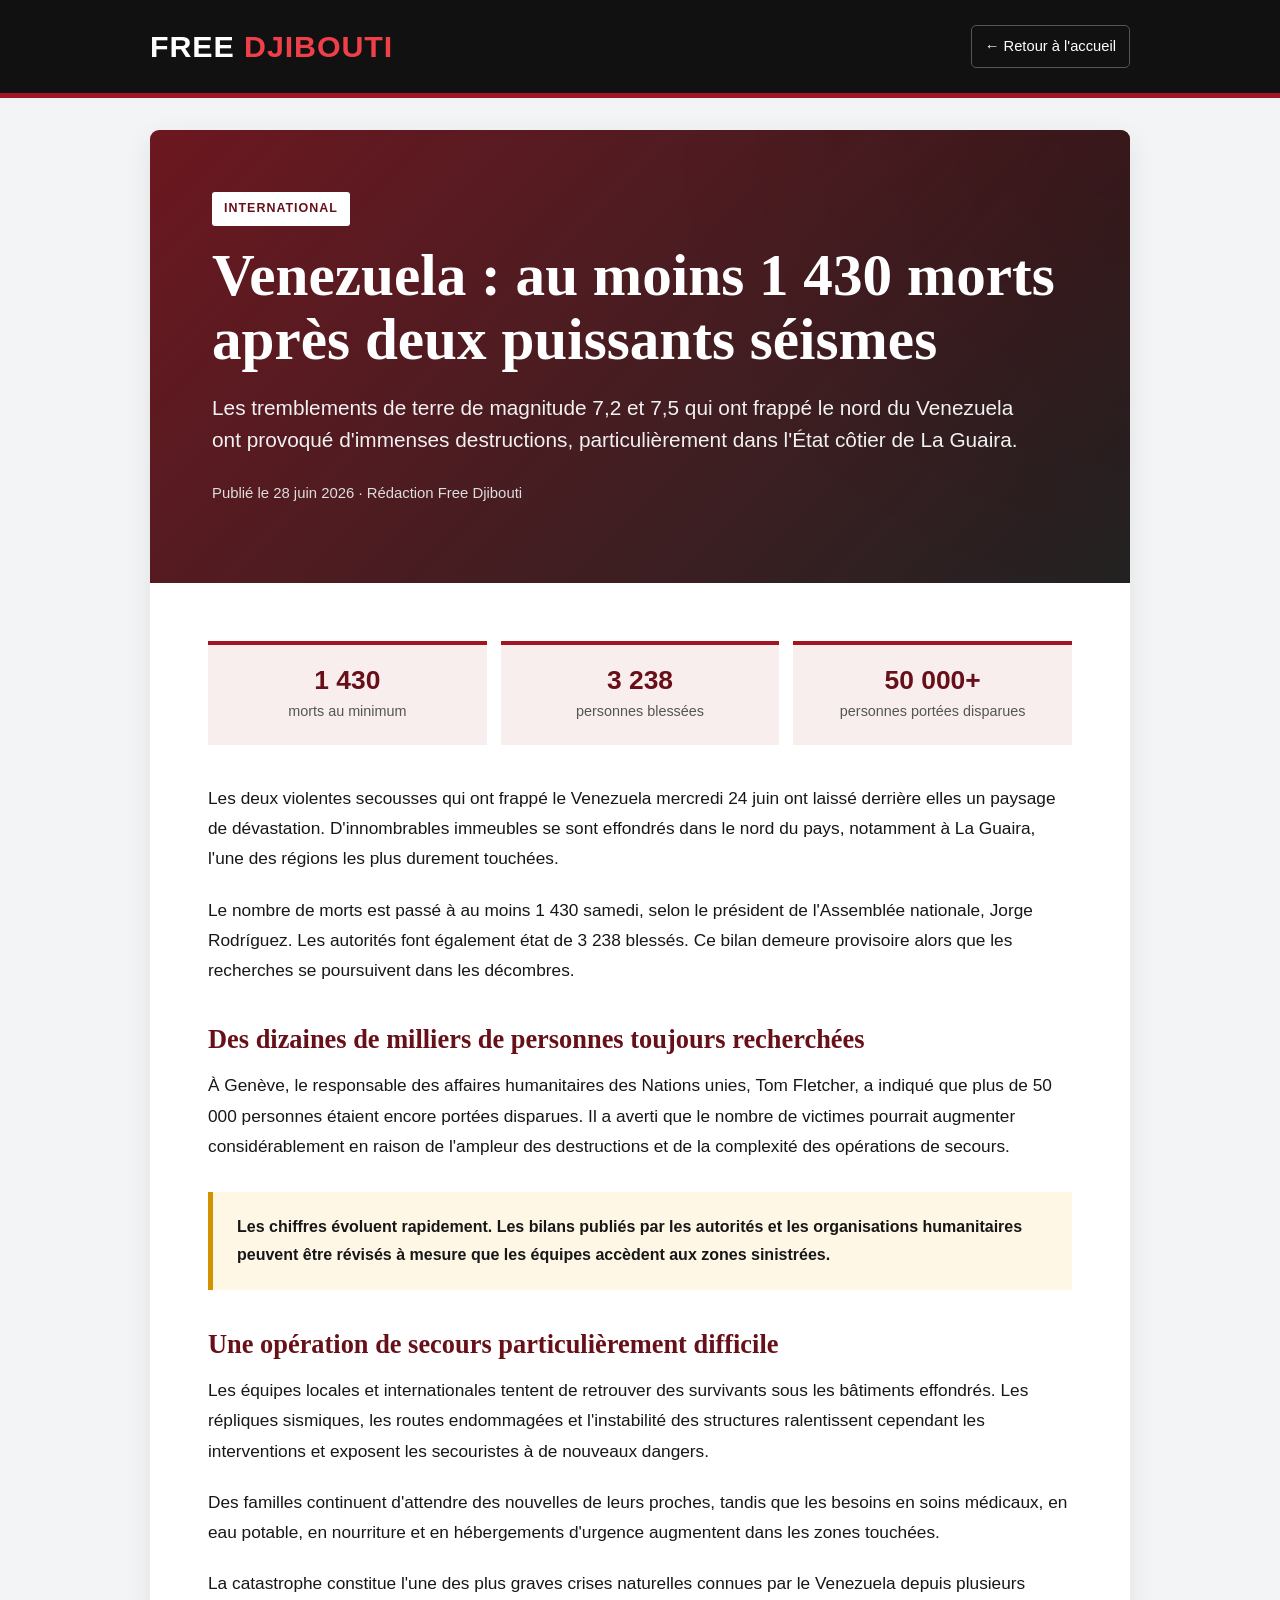
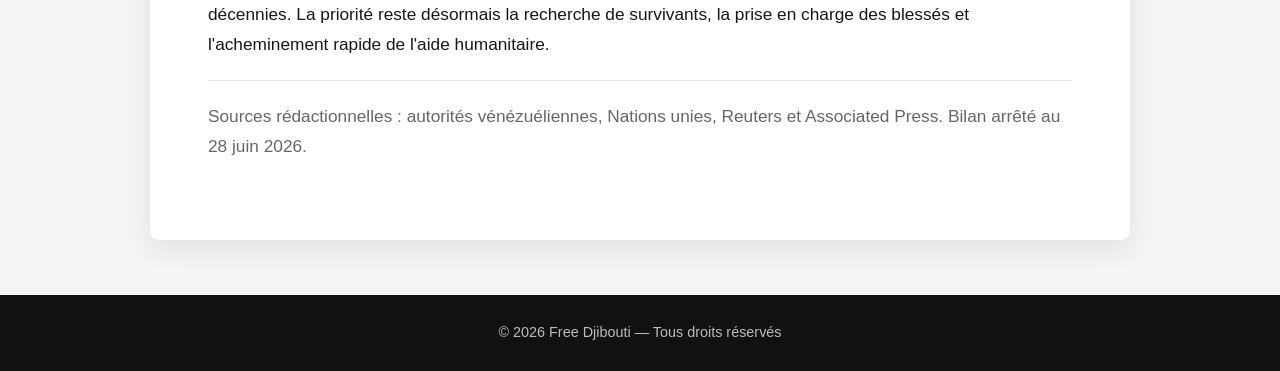
<file: venezuela-seismes-la-guaira.html>
<!DOCTYPE html>
<html lang="fr">
<head>
  <meta charset="UTF-8">
  <meta name="viewport" content="width=device-width, initial-scale=1.0">

  <title>Venezuela : au moins 1 430 morts après deux puissants séismes | Free Djibouti</title>
  <meta name="description" content="Deux séismes de magnitude 7,2 et 7,5 ont frappé le nord du Venezuela. Le bilan provisoire atteint au moins 1 430 morts et 3 238 blessés.">
  <meta name="author" content="Free Djibouti">
  <meta name="robots" content="index, follow">

  <meta property="og:type" content="article">
  <meta property="og:locale" content="fr_FR">
  <meta property="og:site_name" content="Free Djibouti">
  <meta property="og:title" content="Venezuela : au moins 1 430 morts après deux puissants séismes">
  <meta property="og:description" content="La Guaira figure parmi les zones les plus dévastées. Plus de 50 000 personnes sont encore portées disparues.">
  <meta property="article:published_time" content="2026-06-28T10:00:00+02:00">
  <meta property="article:section" content="International">

  <style>
    :root {
      --rouge: #a31621;
      --rouge-fonce: #681019;
      --noir: #171717;
      --gris: #666;
      --fond: #f3f4f6;
      --blanc: #ffffff;
      --bordure: #e4e4e4;
      --largeur: 980px;
    }

    * { box-sizing: border-box; }

    body {
      margin: 0;
      background: var(--fond);
      color: var(--noir);
      font-family: Arial, Helvetica, sans-serif;
      line-height: 1.75;
    }

    .entete {
      background: #111;
      color: #fff;
      border-bottom: 5px solid var(--rouge);
    }

    .entete-interieur {
      width: min(var(--largeur), calc(100% - 30px));
      margin: auto;
      padding: 20px 0;
      display: flex;
      justify-content: space-between;
      align-items: center;
      gap: 20px;
    }

    .logo {
      margin: 0;
      font-size: clamp(1.3rem, 3vw, 1.9rem);
      font-weight: 800;
      letter-spacing: .03em;
    }

    .logo span { color: #ef4049; }

    .retour {
      color: #fff;
      text-decoration: none;
      border: 1px solid #555;
      border-radius: 5px;
      padding: 8px 13px;
      font-size: .92rem;
    }

    main {
      width: min(var(--largeur), calc(100% - 28px));
      margin: 32px auto 55px;
    }

    article {
      overflow: hidden;
      background: var(--blanc);
      border-radius: 9px;
      box-shadow: 0 8px 28px rgba(0, 0, 0, .08);
    }

    .couverture {
      padding: clamp(30px, 6vw, 62px);
      color: #fff;
      background:
        linear-gradient(135deg, rgba(104, 16, 25, .97), rgba(20, 20, 20, .94)),
        radial-gradient(circle at top right, #d96970, transparent 45%);
    }

    .categorie {
      display: inline-block;
      margin-bottom: 18px;
      padding: 6px 12px;
      border-radius: 3px;
      background: #fff;
      color: var(--rouge-fonce);
      font-size: .78rem;
      font-weight: bold;
      letter-spacing: .08em;
      text-transform: uppercase;
    }

    h1 {
      max-width: 880px;
      margin: 0 0 20px;
      font-family: Georgia, "Times New Roman", serif;
      font-size: clamp(2rem, 5vw, 3.7rem);
      line-height: 1.08;
    }

    .chapeau {
      max-width: 820px;
      margin: 0;
      color: #f1f1f1;
      font-size: clamp(1.05rem, 2.3vw, 1.3rem);
      line-height: 1.55;
    }

    .date {
      margin-top: 24px;
      color: #ddd;
      font-size: .93rem;
    }

    .contenu { padding: clamp(25px, 6vw, 58px); }

    .chiffres {
      display: grid;
      grid-template-columns: repeat(3, 1fr);
      gap: 14px;
      margin-bottom: 38px;
    }

    .chiffre {
      padding: 20px 14px;
      background: #f9eeee;
      border-top: 4px solid var(--rouge);
      text-align: center;
    }

    .chiffre strong {
      display: block;
      color: var(--rouge-fonce);
      font-size: 1.65rem;
      line-height: 1.2;
    }

    .chiffre span {
      color: #555;
      font-size: .9rem;
    }

    .contenu p {
      margin: 0 0 21px;
      font-size: 1.08rem;
    }

    .contenu h2 {
      margin: 38px 0 14px;
      color: var(--rouge-fonce);
      font-family: Georgia, "Times New Roman", serif;
      font-size: 1.65rem;
      line-height: 1.25;
    }

    .alerte {
      margin: 31px 0;
      padding: 21px 24px;
      background: #fff7e6;
      border-left: 5px solid #d39200;
      font-weight: 600;
    }

    .sources {
      margin-top: 42px;
      padding-top: 20px;
      border-top: 1px solid var(--bordure);
      color: var(--gris);
      font-size: .9rem;
    }

    footer {
      padding: 25px 15px;
      background: #111;
      color: #bbb;
      text-align: center;
      font-size: .9rem;
    }

    @media (max-width: 700px) {
      .entete-interieur {
        align-items: flex-start;
        flex-direction: column;
      }

      .chiffres { grid-template-columns: 1fr; }

      main { margin-top: 18px; }
    }
  </style>
</head>

<body>
  <header class="entete">
    <div class="entete-interieur">
      <p class="logo">FREE <span>DJIBOUTI</span></p>
      <a class="retour" href="index.html">← Retour à l'accueil</a>
    </div>
  </header>

  <main>
    <article>
      <section class="couverture">
        <span class="categorie">International</span>

        <h1>Venezuela : au moins 1 430 morts après deux puissants séismes</h1>

        <p class="chapeau">
          Les tremblements de terre de magnitude 7,2 et 7,5 qui ont frappé
          le nord du Venezuela ont provoqué d'immenses destructions,
          particulièrement dans l'État côtier de La Guaira.
        </p>

        <p class="date">
          Publié le 28 juin 2026 · Rédaction Free Djibouti
        </p>
      </section>

      <section class="contenu">
        <div class="chiffres">
          <div class="chiffre">
            <strong>1 430</strong>
            <span>morts au minimum</span>
          </div>

          <div class="chiffre">
            <strong>3 238</strong>
            <span>personnes blessées</span>
          </div>

          <div class="chiffre">
            <strong>50 000+</strong>
            <span>personnes portées disparues</span>
          </div>
        </div>

        <p>
          Les deux violentes secousses qui ont frappé le Venezuela mercredi
          24 juin ont laissé derrière elles un paysage de dévastation.
          D'innombrables immeubles se sont effondrés dans le nord du pays,
          notamment à La Guaira, l'une des régions les plus durement touchées.
        </p>

        <p>
          Le nombre de morts est passé à au moins 1 430 samedi, selon le
          président de l'Assemblée nationale, Jorge Rodríguez. Les autorités
          font également état de 3 238 blessés. Ce bilan demeure provisoire
          alors que les recherches se poursuivent dans les décombres.
        </p>

        <h2>Des dizaines de milliers de personnes toujours recherchées</h2>

        <p>
          À Genève, le responsable des affaires humanitaires des Nations unies,
          Tom Fletcher, a indiqué que plus de 50 000 personnes étaient encore
          portées disparues. Il a averti que le nombre de victimes pourrait
          augmenter considérablement en raison de l'ampleur des destructions
          et de la complexité des opérations de secours.
        </p>

        <div class="alerte">
          Les chiffres évoluent rapidement. Les bilans publiés par les autorités
          et les organisations humanitaires peuvent être révisés à mesure que
          les équipes accèdent aux zones sinistrées.
        </div>

        <h2>Une opération de secours particulièrement difficile</h2>

        <p>
          Les équipes locales et internationales tentent de retrouver des
          survivants sous les bâtiments effondrés. Les répliques sismiques,
          les routes endommagées et l'instabilité des structures ralentissent
          cependant les interventions et exposent les secouristes à de
          nouveaux dangers.
        </p>

        <p>
          Des familles continuent d'attendre des nouvelles de leurs proches,
          tandis que les besoins en soins médicaux, en eau potable, en
          nourriture et en hébergements d'urgence augmentent dans les zones
          touchées.
        </p>

        <p>
          La catastrophe constitue l'une des plus graves crises naturelles
          connues par le Venezuela depuis plusieurs décennies. La priorité
          reste désormais la recherche de survivants, la prise en charge des
          blessés et l'acheminement rapide de l'aide humanitaire.
        </p>

        <p class="sources">
          Sources rédactionnelles : autorités vénézuéliennes, Nations unies,
          Reuters et Associated Press. Bilan arrêté au 28 juin 2026.
        </p>
      </section>
    </article>
  </main>

  <footer>
    © 2026 Free Djibouti — Tous droits réservés
  </footer>
</body>
</html>
</file>
